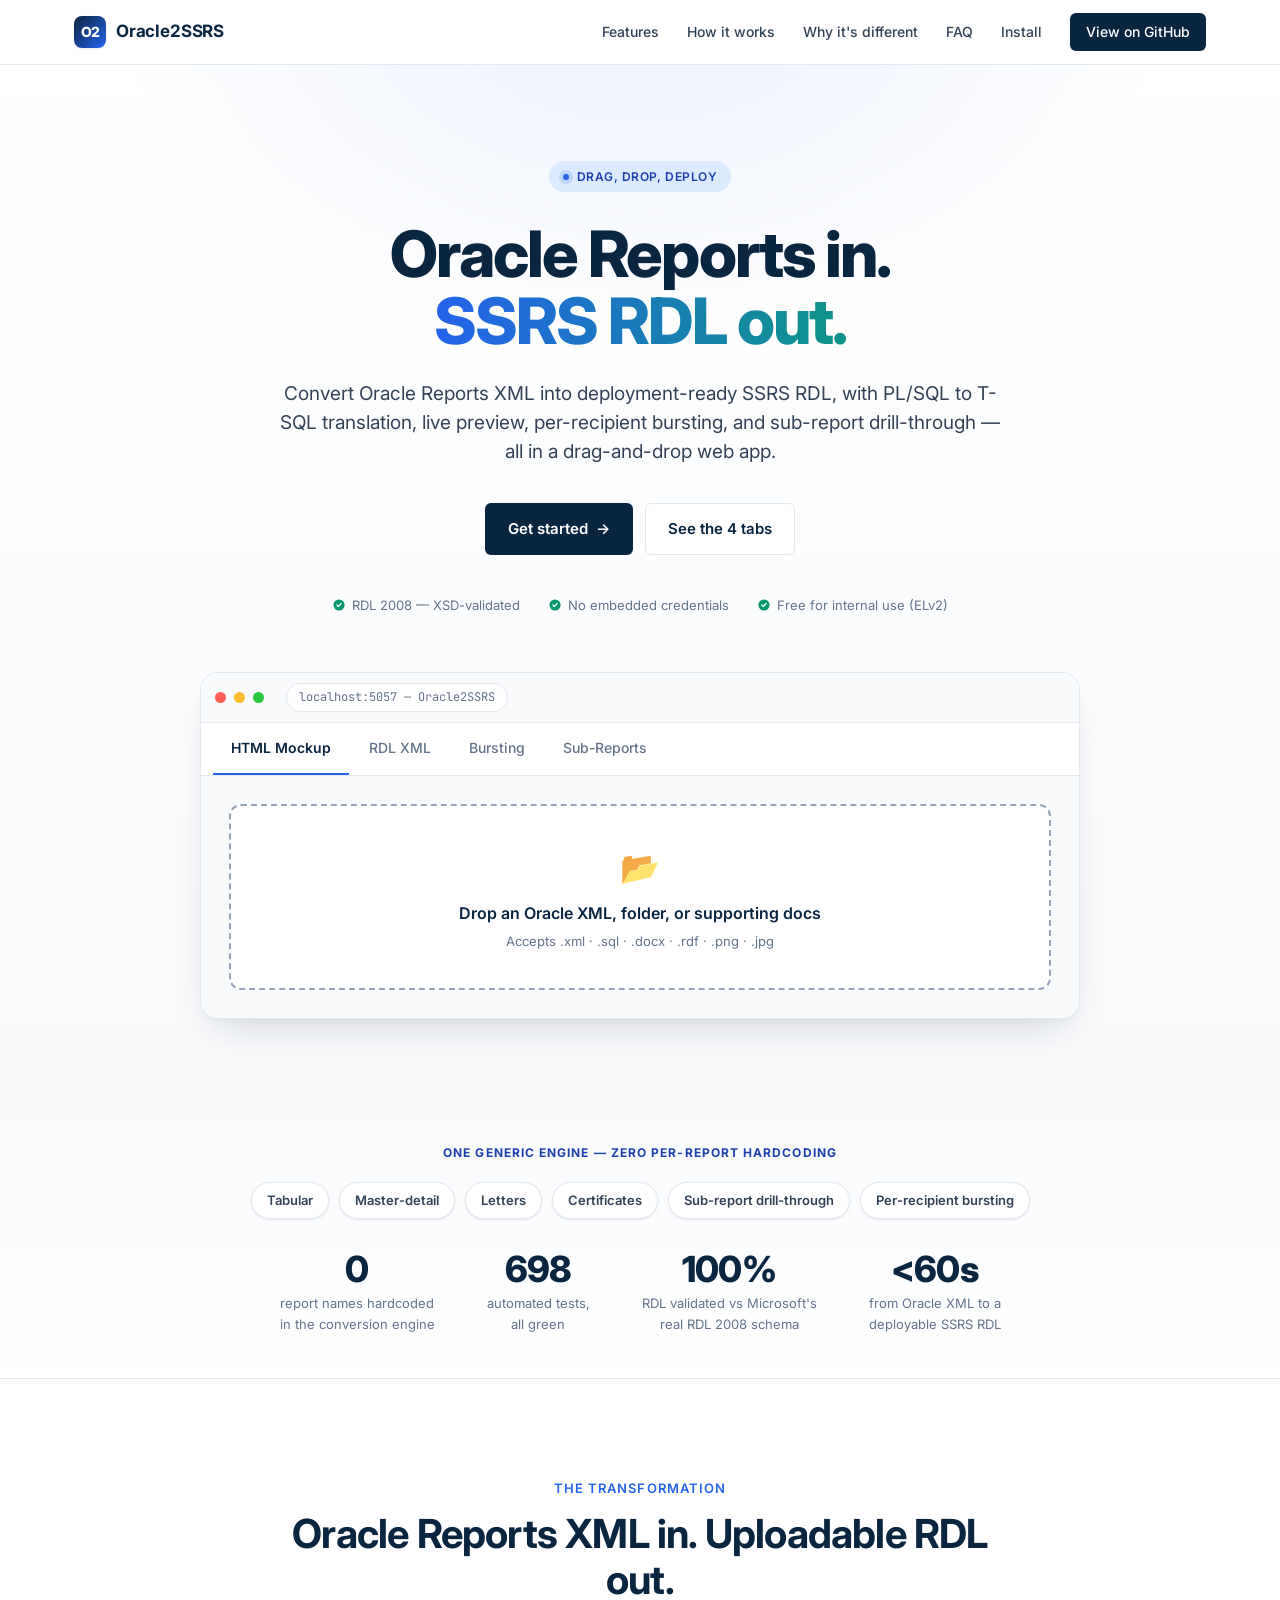
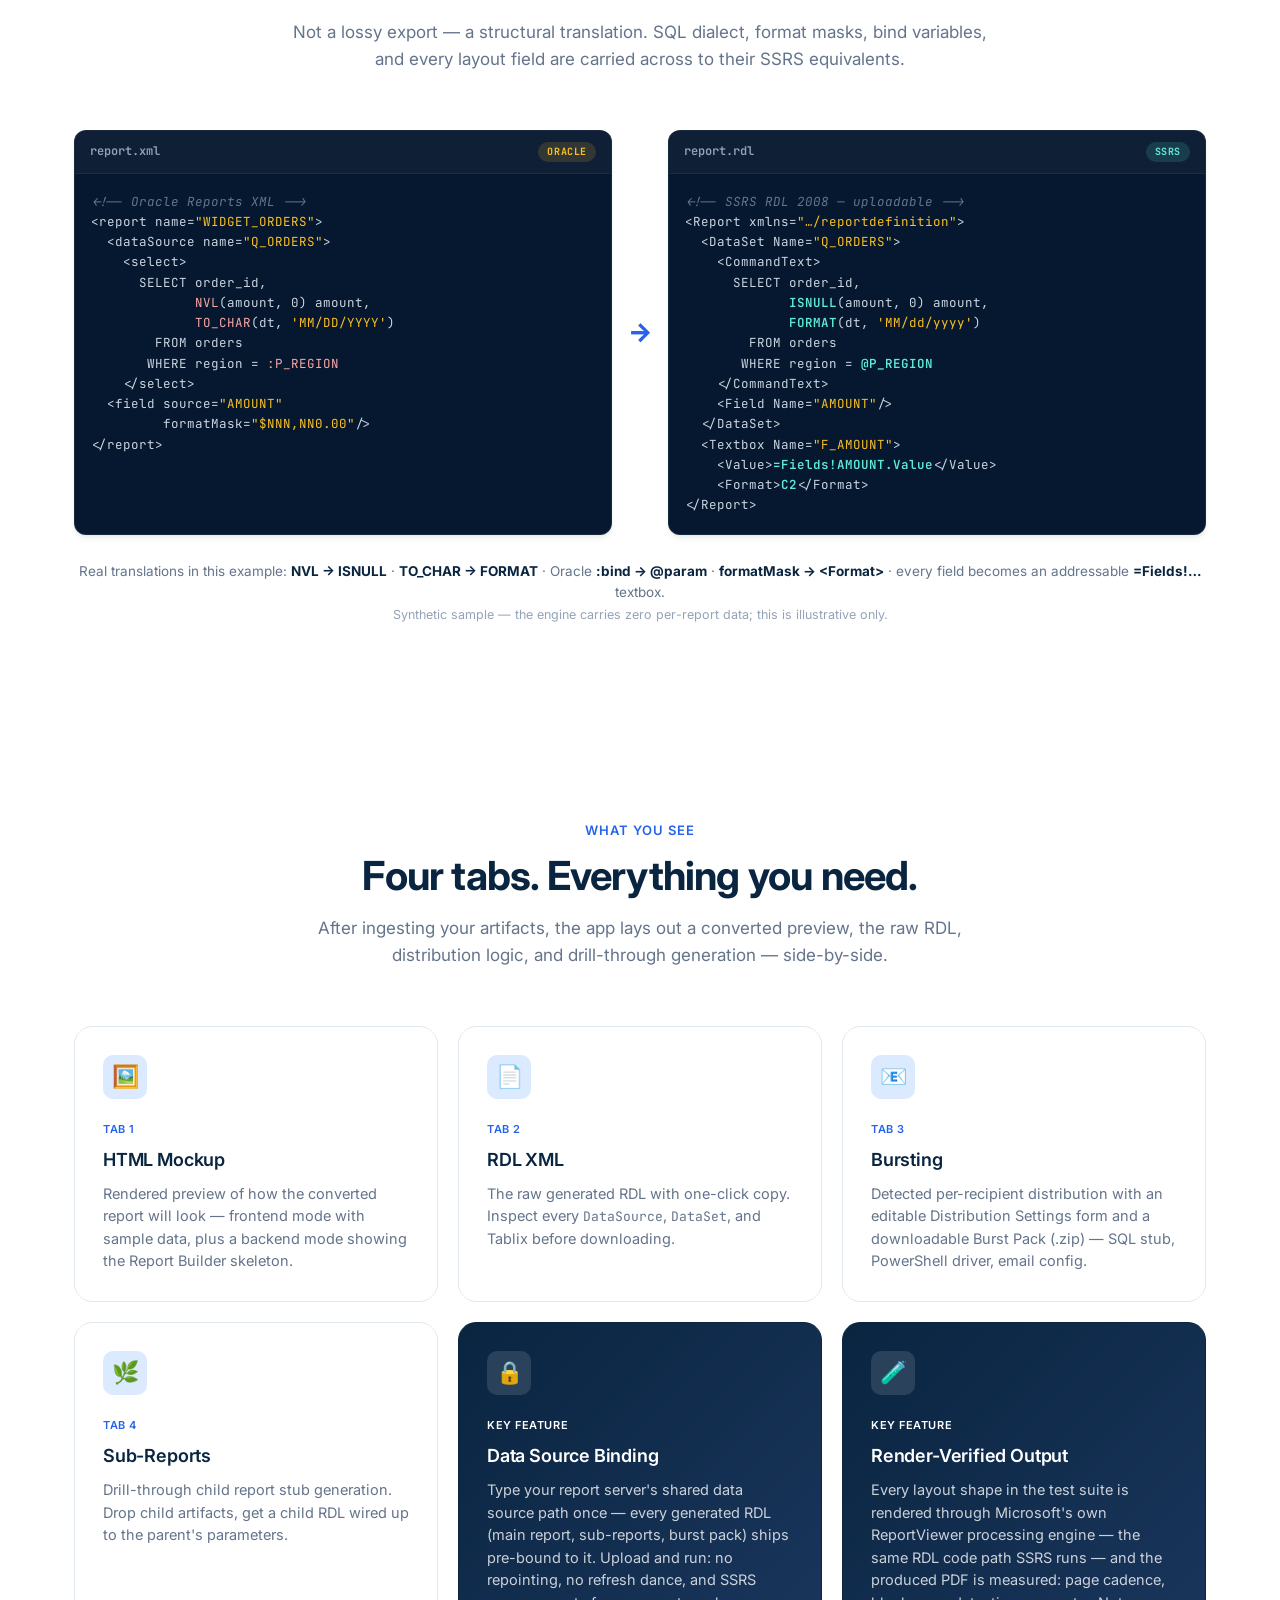
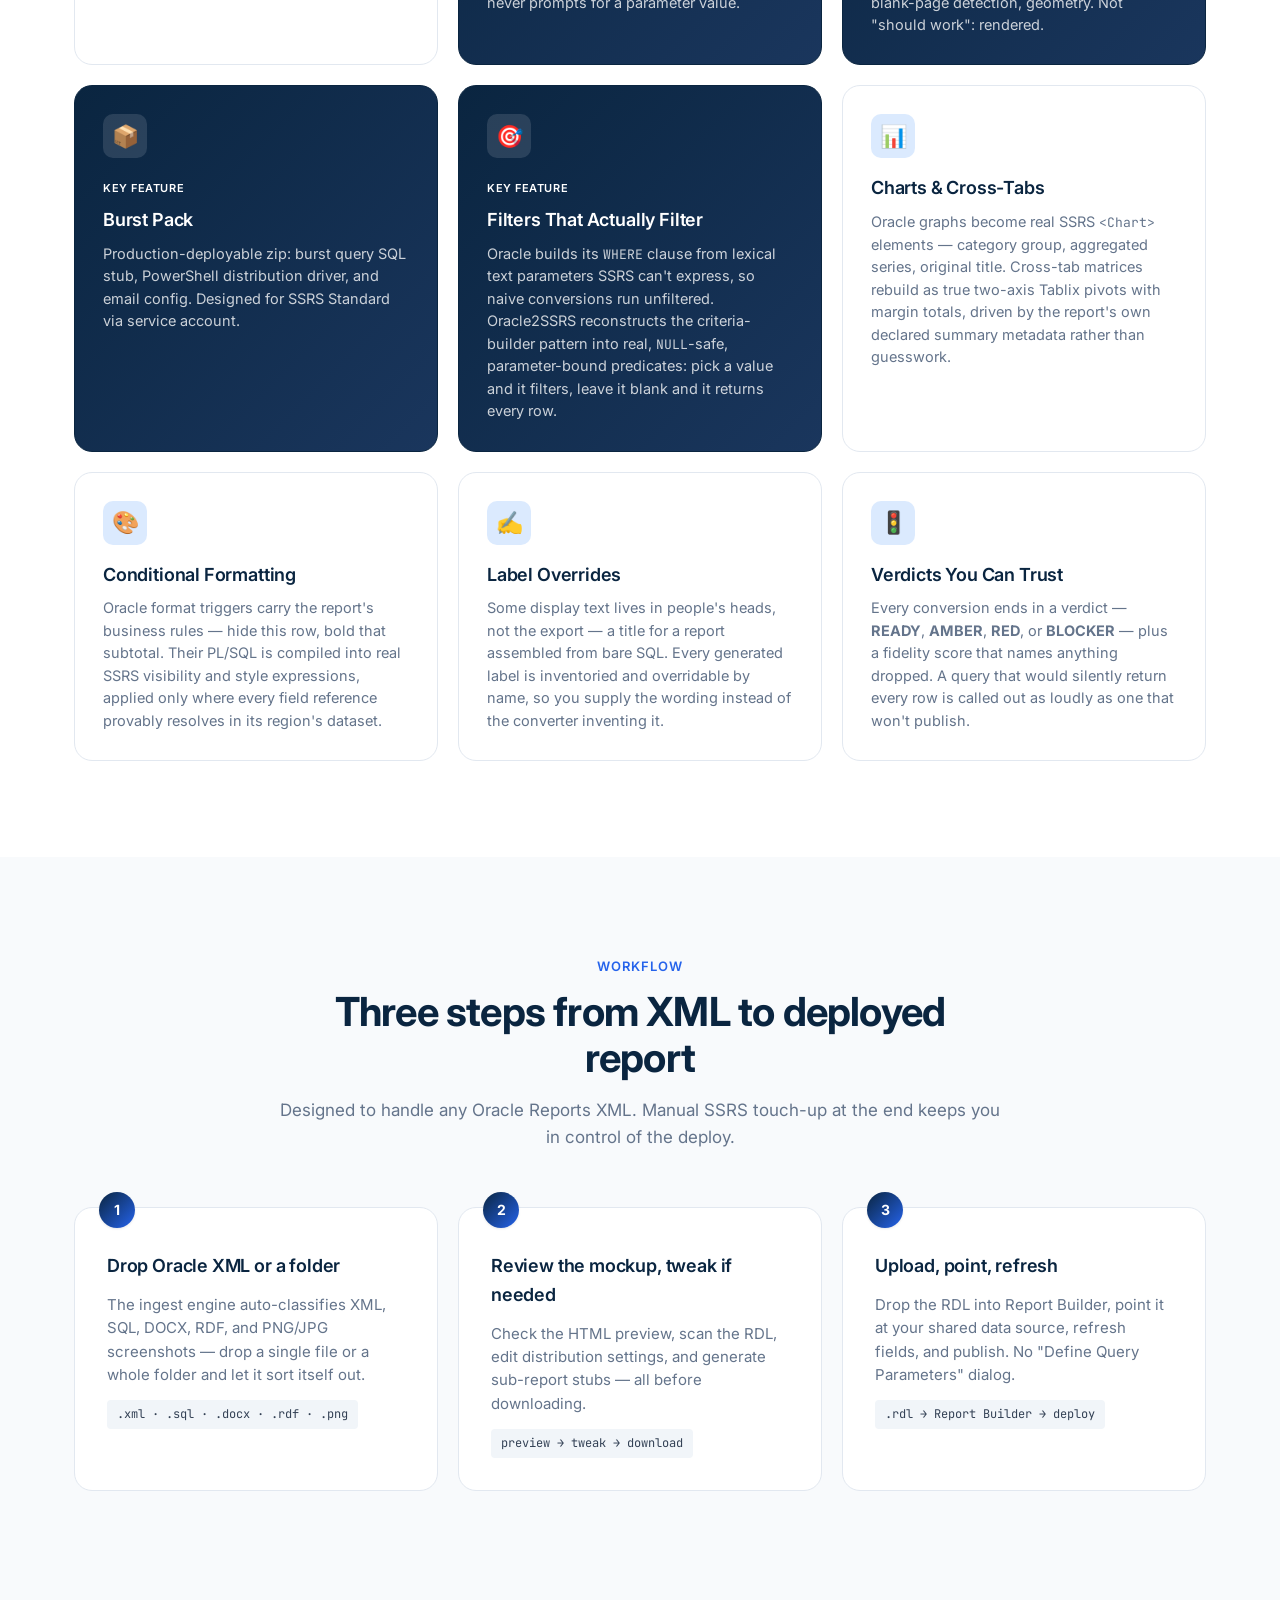
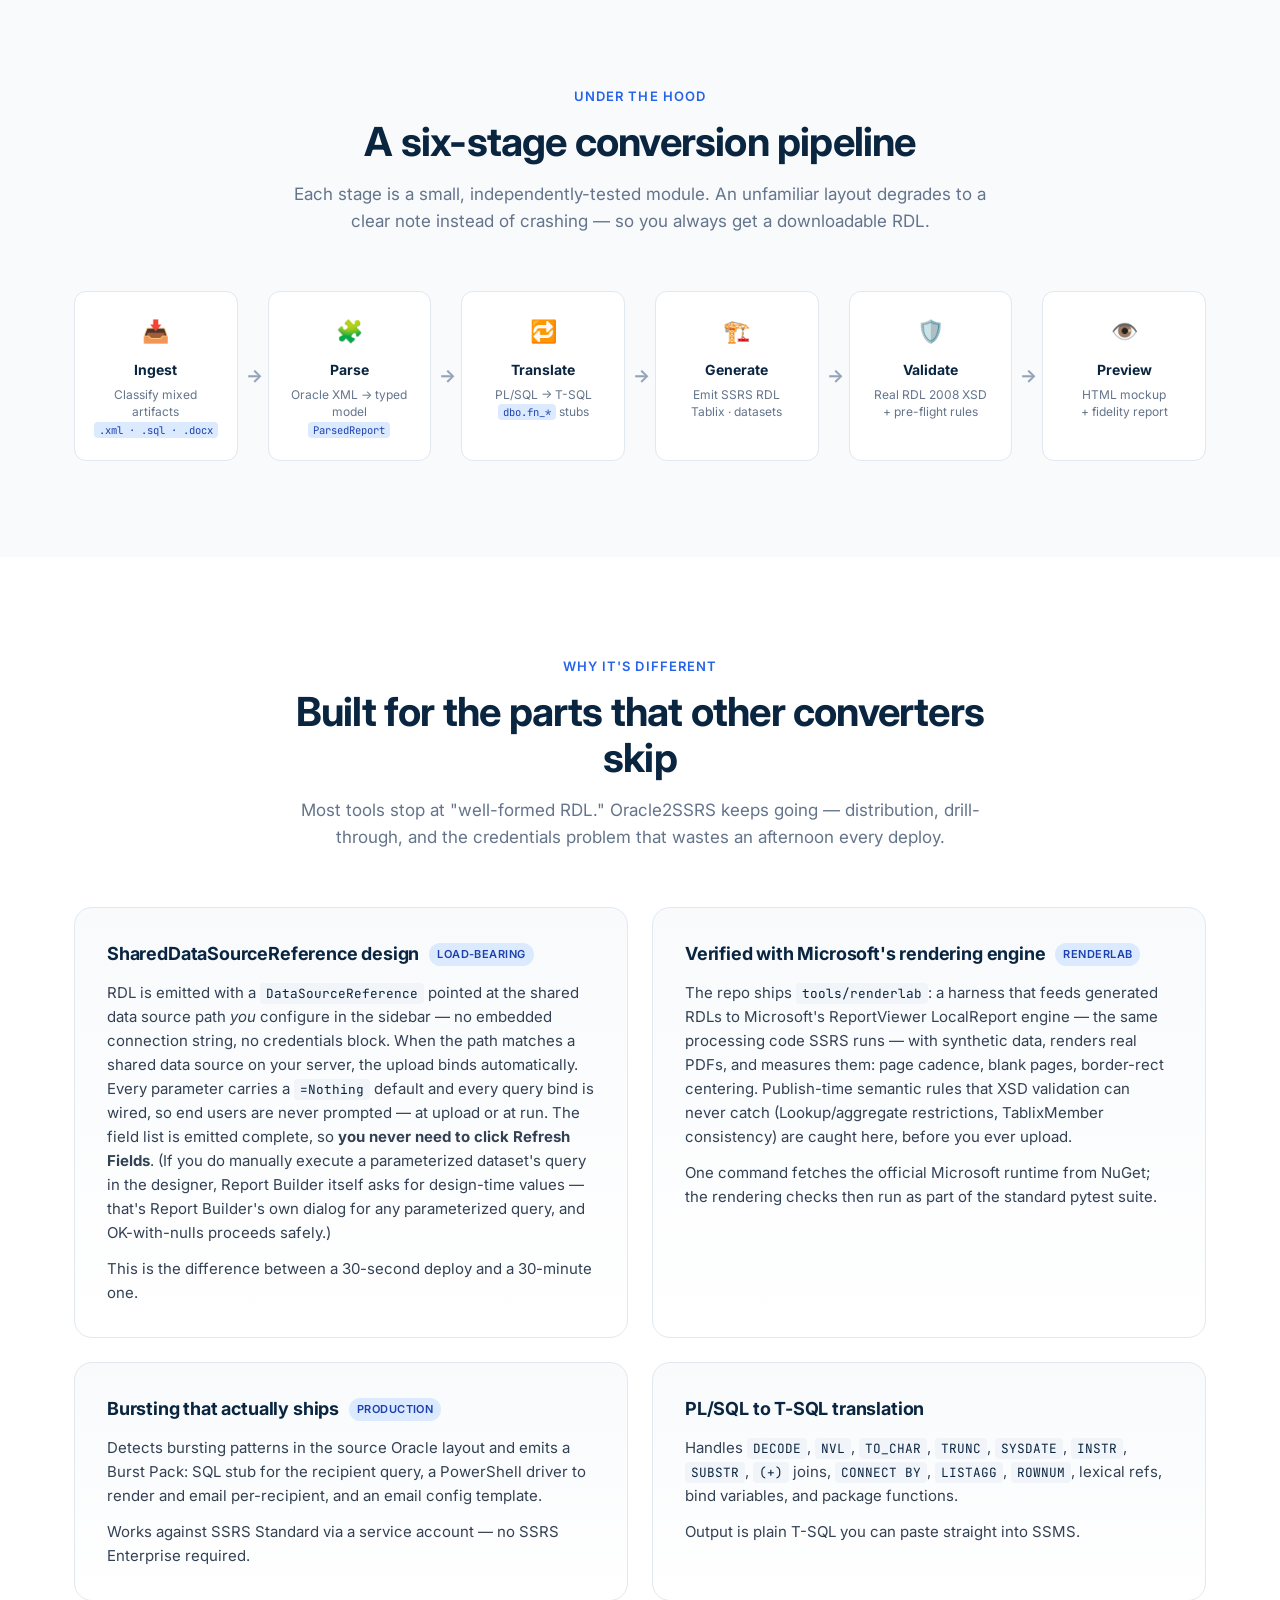
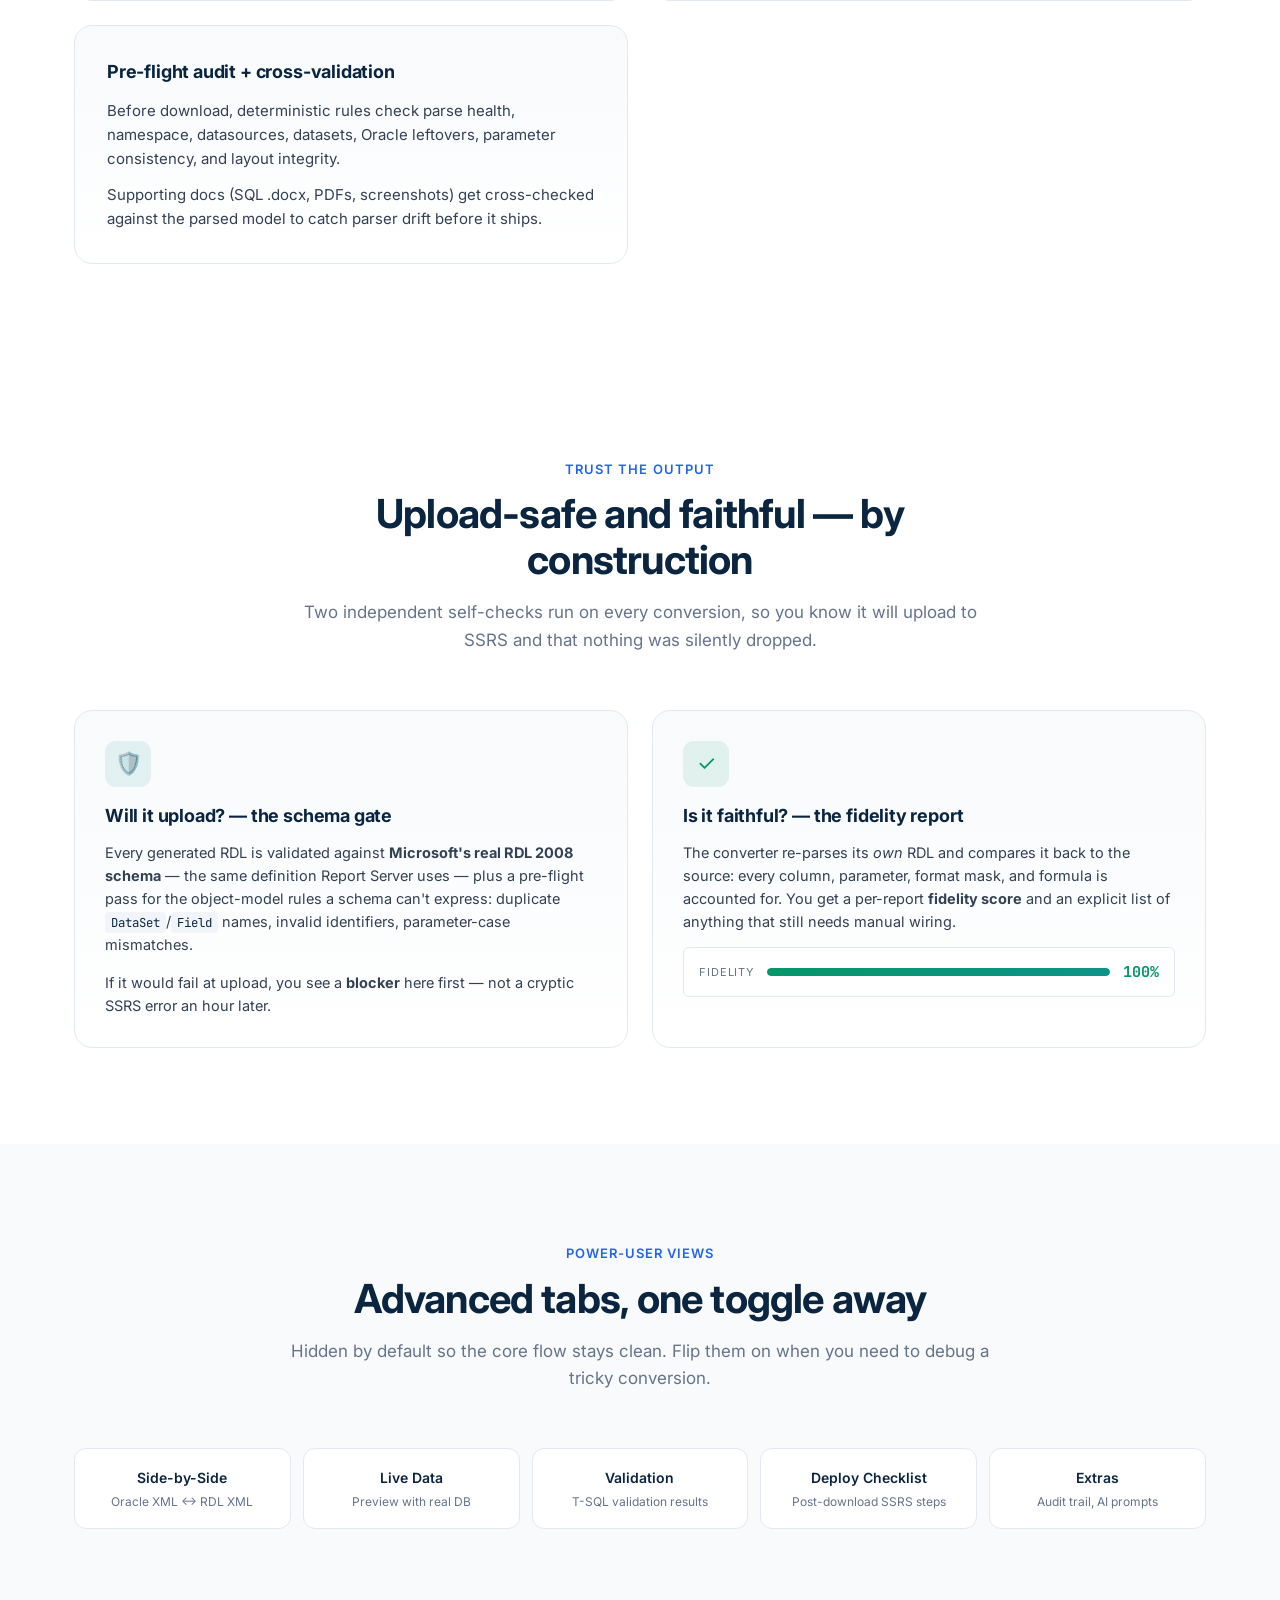
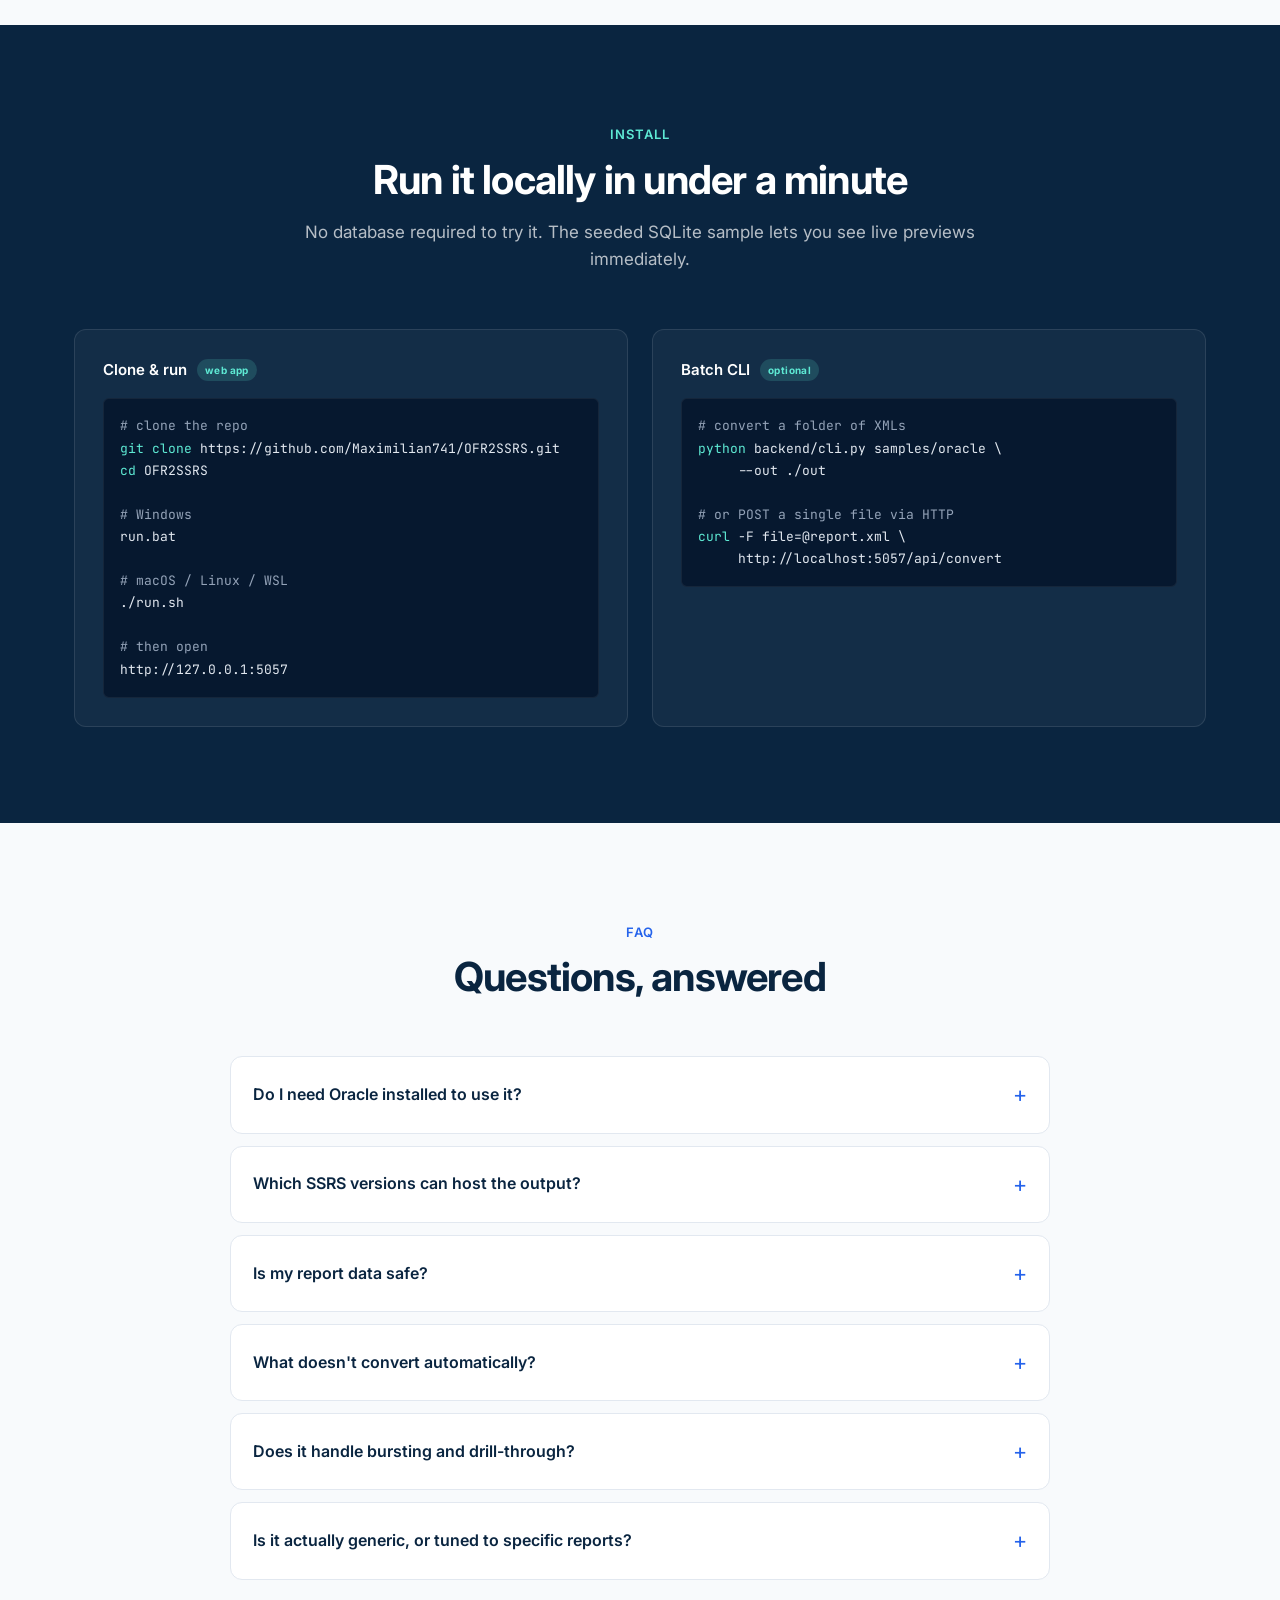
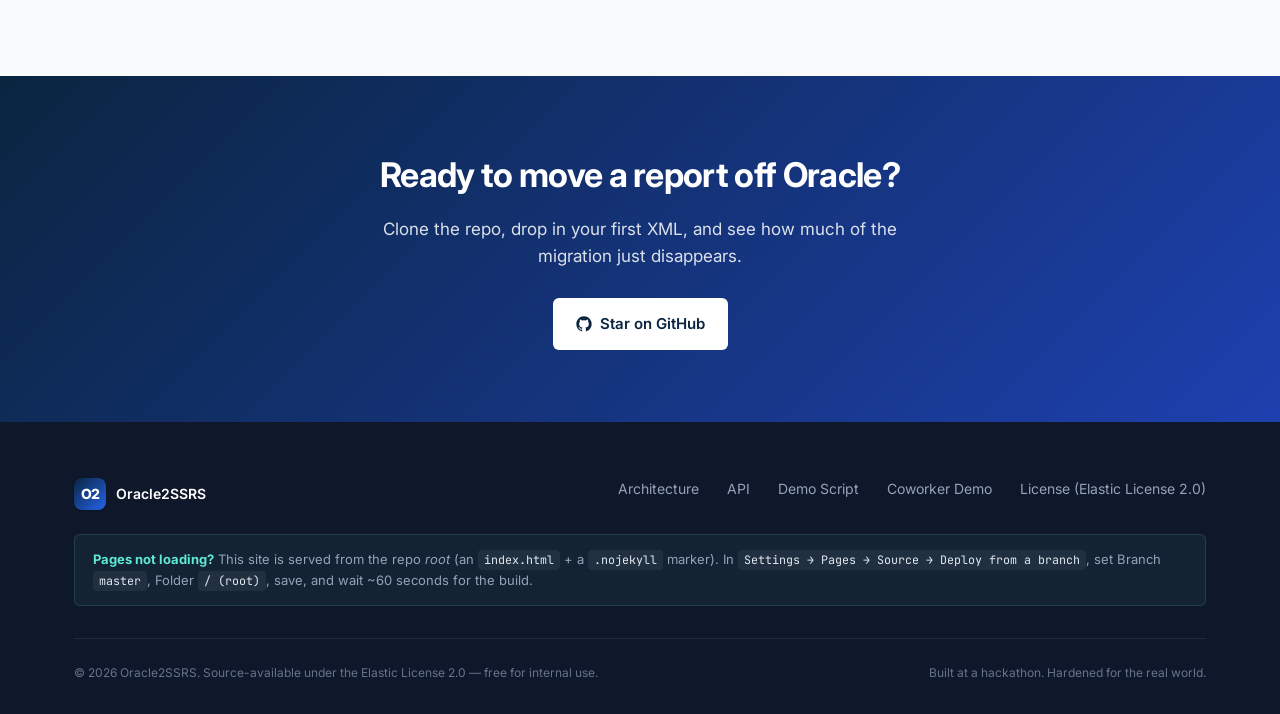
<file: index.html>
<!DOCTYPE html>
<html lang="en">
<head>
<meta charset="UTF-8" />
<meta name="viewport" content="width=device-width, initial-scale=1.0" />
<title>Oracle2SSRS — Drag, drop, deploy</title>
<meta name="description" content="A drag-and-drop web app that converts Oracle Reports XML into deployment-ready SSRS RDL — with PL/SQL to T-SQL translation, live preview, per-recipient bursting, and sub-report drill-through." />
<meta name="theme-color" content="#0a2540" />

<!-- Favicon: emoji as data URI -->
<link rel="icon" href="data:image/svg+xml,%3Csvg xmlns='http://www.w3.org/2000/svg' viewBox='0 0 100 100'%3E%3Ctext y='.9em' font-size='90'%3E%E2%9A%A1%3C/text%3E%3C/svg%3E" />

<!-- Open Graph -->
<meta property="og:title" content="Oracle2SSRS — Drag, drop, deploy" />
<meta property="og:description" content="Convert Oracle Reports XML into deployment-ready SSRS RDL, with PL/SQL to T-SQL translation, live preview, per-recipient bursting, and sub-report drill-through — all in a drag-and-drop web app." />
<meta property="og:type" content="website" />
<meta property="og:image" content="https://raw.githubusercontent.com/Maximilian741/OFR2SSRS/master/docs/screenshots/hero-app-view.png" />
<meta property="og:image:width" content="1440" />
<meta property="og:image:height" content="900" />
<meta name="twitter:card" content="summary_large_image" />
<meta name="twitter:image" content="https://raw.githubusercontent.com/Maximilian741/OFR2SSRS/master/docs/screenshots/hero-app-view.png" />

<link rel="preconnect" href="https://fonts.googleapis.com" />
<link rel="preconnect" href="https://fonts.gstatic.com" crossorigin />
<link href="https://fonts.googleapis.com/css2?family=Inter:wght@400;500;600;700;800&family=JetBrains+Mono:wght@400;500&display=swap" rel="stylesheet" />

<style>
:root {
  --navy:        #0a2540;
  --navy-soft:   #1a365d;
  --ink:         #0f172a;
  --slate-700:   #334155;
  --slate-500:   #64748b;
  --slate-400:   #94a3b8;
  --slate-200:   #e2e8f0;
  --slate-100:   #f1f5f9;
  --slate-50:    #f8fafc;
  --white:       #ffffff;
  --accent:      #2563eb;
  --accent-soft: #dbeafe;
  --accent-dark: #1e40af;
  --teal:        #0d9488;
  --green:       #059669;
  --shadow-sm:   0 1px 2px rgba(15, 23, 42, 0.04), 0 1px 3px rgba(15, 23, 42, 0.06);
  --shadow-md:   0 4px 6px -1px rgba(15, 23, 42, 0.08), 0 2px 4px -2px rgba(15, 23, 42, 0.06);
  --shadow-lg:   0 20px 40px -16px rgba(15, 23, 42, 0.18), 0 4px 12px -6px rgba(15, 23, 42, 0.08);
  --radius-sm:   6px;
  --radius-md:   12px;
  --radius-lg:   18px;
  --container:   1180px;
}

* { box-sizing: border-box; margin: 0; padding: 0; }
html { scroll-behavior: smooth; }
body {
  font-family: 'Inter', -apple-system, BlinkMacSystemFont, sans-serif;
  font-size: 16px;
  line-height: 1.6;
  color: var(--ink);
  background: var(--white);
  -webkit-font-smoothing: antialiased;
  -moz-osx-font-smoothing: grayscale;
}

a { color: var(--accent); text-decoration: none; }
a:hover { color: var(--accent-dark); }

code, pre {
  font-family: 'JetBrains Mono', 'Menlo', 'Consolas', monospace;
  font-size: 0.9em;
}

.container {
  max-width: var(--container);
  margin: 0 auto;
  padding: 0 24px;
}

/* ============== NAV ============== */
.nav {
  position: sticky;
  top: 0;
  z-index: 100;
  background: rgba(255,255,255,0.85);
  backdrop-filter: saturate(180%) blur(14px);
  -webkit-backdrop-filter: saturate(180%) blur(14px);
  border-bottom: 1px solid var(--slate-200);
}
.nav-inner {
  display: flex;
  align-items: center;
  justify-content: space-between;
  height: 64px;
}
.brand {
  display: flex;
  align-items: center;
  gap: 10px;
  font-weight: 700;
  font-size: 17px;
  color: var(--navy);
  letter-spacing: -0.01em;
}
.brand-mark {
  width: 32px;
  height: 32px;
  border-radius: 8px;
  background: linear-gradient(135deg, var(--navy) 0%, var(--accent) 100%);
  display: flex;
  align-items: center;
  justify-content: center;
  color: white;
  font-weight: 800;
  font-size: 14px;
  letter-spacing: -0.5px;
  box-shadow: var(--shadow-sm);
}
.nav-links {
  display: flex;
  align-items: center;
  gap: 28px;
}
.nav-links a {
  color: var(--slate-700);
  font-size: 14px;
  font-weight: 500;
  transition: color 0.15s;
}
.nav-links a:hover { color: var(--navy); }
.nav-cta {
  background: var(--navy);
  color: white !important;
  padding: 8px 16px;
  border-radius: var(--radius-sm);
  font-size: 14px;
  font-weight: 600;
  transition: background 0.15s;
}
.nav-cta:hover { background: var(--navy-soft); color: white !important; }
@media (max-width: 720px) {
  .nav-links a:not(.nav-cta) { display: none; }
}

/* ============== HERO ============== */
.hero {
  position: relative;
  padding: 96px 0 80px;
  background:
    radial-gradient(ellipse 900px 600px at 50% -10%, rgba(37, 99, 235, 0.10), transparent 60%),
    linear-gradient(180deg, var(--white) 0%, var(--slate-50) 100%);
  overflow: hidden;
}
.hero-inner {
  text-align: center;
  max-width: 880px;
  margin: 0 auto;
}
.hero-eyebrow {
  display: inline-flex;
  align-items: center;
  gap: 8px;
  background: var(--accent-soft);
  color: var(--accent-dark);
  padding: 6px 14px;
  border-radius: 999px;
  font-size: 12px;
  font-weight: 600;
  letter-spacing: 0.04em;
  text-transform: uppercase;
  margin-bottom: 28px;
}
.hero-eyebrow-dot {
  width: 6px; height: 6px;
  background: var(--accent);
  border-radius: 50%;
  box-shadow: 0 0 0 4px rgba(37,99,235,0.15);
}
.hero h1 {
  font-size: clamp(40px, 6vw, 64px);
  font-weight: 800;
  line-height: 1.05;
  letter-spacing: -0.03em;
  color: var(--navy);
  margin-bottom: 24px;
}
.hero h1 .grad {
  background: linear-gradient(90deg, var(--accent) 0%, var(--teal) 100%);
  -webkit-background-clip: text;
  background-clip: text;
  color: transparent;
}
.hero-sub {
  font-size: 19px;
  line-height: 1.55;
  color: var(--slate-700);
  margin: 0 auto 36px;
  max-width: 720px;
}
.hero-ctas {
  display: flex;
  gap: 12px;
  justify-content: center;
  flex-wrap: wrap;
  margin-bottom: 40px;
}
.btn {
  display: inline-flex;
  align-items: center;
  gap: 8px;
  padding: 13px 22px;
  border-radius: var(--radius-sm);
  font-size: 15px;
  font-weight: 600;
  transition: all 0.15s;
  cursor: pointer;
  border: 1px solid transparent;
}
.btn-primary {
  background: var(--navy);
  color: white !important;
}
.btn-primary:hover {
  background: var(--navy-soft);
  transform: translateY(-1px);
  box-shadow: var(--shadow-md);
  color: white !important;
}
.btn-secondary {
  background: var(--white);
  color: var(--navy) !important;
  border-color: var(--slate-200);
}
.btn-secondary:hover {
  border-color: var(--slate-400);
  background: var(--slate-50);
}
.hero-meta {
  display: flex;
  gap: 28px;
  justify-content: center;
  flex-wrap: wrap;
  font-size: 13px;
  color: var(--slate-500);
}
.hero-meta-item {
  display: flex;
  align-items: center;
  gap: 6px;
}
.hero-meta-item svg {
  width: 14px;
  height: 14px;
  color: var(--green);
}

/* hero visual: tab preview */
.tab-preview {
  margin-top: 56px;
  background: var(--white);
  border-radius: var(--radius-lg);
  box-shadow: var(--shadow-lg);
  border: 1px solid var(--slate-200);
  overflow: hidden;
}
.tab-chrome {
  background: var(--slate-50);
  border-bottom: 1px solid var(--slate-200);
  padding: 10px 14px;
  display: flex;
  align-items: center;
  gap: 8px;
}
.tab-dot {
  width: 11px; height: 11px;
  border-radius: 50%;
  background: var(--slate-200);
}
.tab-dot.r { background: #ff5f57; }
.tab-dot.y { background: #febc2e; }
.tab-dot.g { background: #28c840; }
.tab-url {
  margin-left: 14px;
  font-family: 'JetBrains Mono', monospace;
  font-size: 12px;
  color: var(--slate-500);
  background: var(--white);
  padding: 4px 12px;
  border-radius: 999px;
  border: 1px solid var(--slate-200);
}
.tab-bar {
  display: flex;
  gap: 2px;
  padding: 0 12px;
  border-bottom: 1px solid var(--slate-200);
  background: var(--white);
  overflow-x: auto;
}
.tab-bar-item {
  padding: 14px 18px;
  font-size: 14px;
  font-weight: 500;
  color: var(--slate-500);
  border-bottom: 2px solid transparent;
  white-space: nowrap;
  transition: color 0.15s;
}
.tab-bar-item.active {
  color: var(--navy);
  border-bottom-color: var(--accent);
  font-weight: 600;
}
.tab-body {
  padding: 28px;
  background: var(--slate-50);
  min-height: 220px;
  display: flex;
  align-items: center;
  justify-content: center;
}
.dropzone {
  width: 100%;
  border: 2px dashed var(--slate-400);
  border-radius: var(--radius-md);
  padding: 36px 24px;
  text-align: center;
  background: var(--white);
}
.dropzone-icon {
  font-size: 32px;
  margin-bottom: 8px;
}
.dropzone-text {
  font-weight: 600;
  color: var(--navy);
  margin-bottom: 4px;
}
.dropzone-sub {
  font-size: 13px;
  color: var(--slate-500);
}

/* ============== SECTION BASE ============== */
section { padding: 96px 0; }
.section-header {
  text-align: center;
  max-width: 720px;
  margin: 0 auto 56px;
}
.section-eyebrow {
  display: inline-block;
  color: var(--accent);
  font-size: 13px;
  font-weight: 600;
  text-transform: uppercase;
  letter-spacing: 0.08em;
  margin-bottom: 12px;
}
.section-title {
  font-size: clamp(28px, 3.5vw, 40px);
  font-weight: 700;
  letter-spacing: -0.02em;
  color: var(--navy);
  margin-bottom: 16px;
  line-height: 1.15;
}
.section-sub {
  font-size: 17px;
  color: var(--slate-500);
  line-height: 1.6;
}

/* ============== TAB FEATURES ============== */
.tabs-section { background: var(--white); }
.feature-grid {
  display: grid;
  grid-template-columns: repeat(3, 1fr);
  gap: 20px;
}
.feature-card {
  padding: 28px;
  border: 1px solid var(--slate-200);
  border-radius: var(--radius-lg);
  background: var(--white);
  transition: all 0.2s;
  position: relative;
}
.feature-card:hover {
  border-color: var(--slate-400);
  transform: translateY(-3px);
  box-shadow: var(--shadow-md);
}
.feature-card.highlight {
  background: linear-gradient(135deg, var(--navy) 0%, var(--navy-soft) 100%);
  border-color: var(--navy);
  color: white;
}
.feature-card.highlight h3,
.feature-card.highlight .feature-tag { color: white; }
.feature-card.highlight p { color: rgba(255,255,255,0.78); }
.feature-card.highlight .feature-icon {
  background: rgba(255,255,255,0.12);
  color: #5eead4;
}
.feature-icon {
  width: 44px; height: 44px;
  border-radius: 10px;
  background: var(--accent-soft);
  color: var(--accent);
  display: flex;
  align-items: center;
  justify-content: center;
  margin-bottom: 16px;
  font-size: 22px;
}
.feature-tag {
  display: inline-block;
  font-size: 11px;
  font-weight: 600;
  letter-spacing: 0.05em;
  text-transform: uppercase;
  color: var(--accent);
  margin-bottom: 8px;
}
.feature-card h3 {
  font-size: 18px;
  font-weight: 600;
  color: var(--navy);
  margin-bottom: 8px;
  letter-spacing: -0.01em;
}
.feature-card p {
  color: var(--slate-500);
  font-size: 14.5px;
  line-height: 1.55;
}
@media (max-width: 920px) { .feature-grid { grid-template-columns: repeat(2, 1fr); } }
@media (max-width: 620px) { .feature-grid { grid-template-columns: 1fr; } }

/* ============== HOW IT WORKS ============== */
.how { background: var(--slate-50); }
.steps {
  display: grid;
  grid-template-columns: repeat(3, 1fr);
  gap: 20px;
}
.step {
  background: var(--white);
  border: 1px solid var(--slate-200);
  border-radius: var(--radius-lg);
  padding: 32px;
  position: relative;
}
.step-num {
  position: absolute;
  top: -16px; left: 24px;
  width: 36px; height: 36px;
  background: linear-gradient(135deg, var(--navy) 0%, var(--accent) 100%);
  color: white;
  font-weight: 700;
  border-radius: 50%;
  display: flex;
  align-items: center;
  justify-content: center;
  font-size: 14px;
  box-shadow: var(--shadow-sm);
}
.step h3 {
  font-size: 18px;
  font-weight: 600;
  color: var(--navy);
  margin: 12px 0 12px;
  letter-spacing: -0.01em;
}
.step p {
  color: var(--slate-500);
  font-size: 15px;
  line-height: 1.55;
  margin-bottom: 14px;
}
.step-tag {
  display: inline-block;
  font-family: 'JetBrains Mono', monospace;
  font-size: 12px;
  background: var(--slate-100);
  color: var(--slate-700);
  padding: 5px 10px;
  border-radius: 4px;
}
@media (max-width: 800px) { .steps { grid-template-columns: 1fr; gap: 28px; } }

/* ============== DIFFERENTIATORS ============== */
.diff { background: var(--white); }
.diff-grid {
  display: grid;
  grid-template-columns: 1fr 1fr;
  gap: 24px;
}
.diff-card {
  padding: 32px;
  border-radius: var(--radius-lg);
  border: 1px solid var(--slate-200);
  background: linear-gradient(180deg, var(--slate-50) 0%, var(--white) 100%);
}
.diff-card h3 {
  display: flex;
  align-items: center;
  gap: 10px;
  font-size: 18px;
  font-weight: 700;
  color: var(--navy);
  margin-bottom: 12px;
  letter-spacing: -0.01em;
}
.diff-badge {
  font-size: 11px;
  font-weight: 600;
  background: var(--accent-soft);
  color: var(--accent-dark);
  padding: 3px 8px;
  border-radius: 999px;
  text-transform: uppercase;
  letter-spacing: 0.04em;
}
.diff-card p {
  color: var(--slate-700);
  font-size: 15px;
  line-height: 1.6;
  margin-bottom: 12px;
}
.diff-card p:last-child { margin-bottom: 0; }
.diff-card code {
  background: var(--slate-100);
  color: var(--navy);
  padding: 2px 6px;
  border-radius: 4px;
  font-size: 0.85em;
}
@media (max-width: 800px) { .diff-grid { grid-template-columns: 1fr; } }

/* ============== ADVANCED LIST ============== */
.advanced { background: var(--slate-50); }
.advanced-list {
  display: grid;
  grid-template-columns: repeat(5, 1fr);
  gap: 12px;
}
.advanced-item {
  padding: 18px 16px;
  background: var(--white);
  border: 1px solid var(--slate-200);
  border-radius: var(--radius-md);
  text-align: center;
  transition: all 0.15s;
}
.advanced-item:hover {
  border-color: var(--accent);
  box-shadow: var(--shadow-sm);
}
.advanced-item-name {
  font-weight: 600;
  font-size: 14px;
  color: var(--navy);
  margin-bottom: 4px;
}
.advanced-item-desc {
  font-size: 12px;
  color: var(--slate-500);
  line-height: 1.4;
}
@media (max-width: 900px) { .advanced-list { grid-template-columns: repeat(3, 1fr); } }
@media (max-width: 540px) { .advanced-list { grid-template-columns: repeat(2, 1fr); } }

/* ============== INSTALL ============== */
.install { background: var(--navy); color: white; }
.install .section-title { color: white; }
.install .section-sub { color: rgba(255,255,255,0.7); }
.install .section-eyebrow { color: #5eead4; }
.install-grid {
  display: grid;
  grid-template-columns: 1fr 1fr;
  gap: 24px;
}
.install-card {
  background: rgba(255,255,255,0.04);
  border: 1px solid rgba(255,255,255,0.1);
  border-radius: var(--radius-md);
  padding: 28px;
}
.install-card h3 {
  display: flex;
  align-items: center;
  gap: 10px;
  font-size: 15px;
  font-weight: 600;
  color: white;
  margin-bottom: 16px;
}
.install-card h3 .badge {
  font-size: 10px;
  font-weight: 700;
  background: rgba(94, 234, 212, 0.16);
  color: #5eead4;
  padding: 3px 8px;
  border-radius: 999px;
  letter-spacing: 0.04em;
}
.install-code {
  background: #06182f;
  border: 1px solid rgba(255,255,255,0.06);
  border-radius: var(--radius-sm);
  padding: 16px;
  color: #e2e8f0;
  font-size: 13px;
  line-height: 1.7;
  overflow-x: auto;
  white-space: pre;
}
.install-code .c { color: #94a3b8; }
.install-code .k { color: #5eead4; }
.install-code .s { color: #fbbf24; }
@media (max-width: 800px) { .install-grid { grid-template-columns: 1fr; } }

/* ============== CTA BAR ============== */
.cta-bar {
  background: linear-gradient(135deg, var(--navy) 0%, var(--accent-dark) 100%);
  color: white;
  padding: 72px 0;
  text-align: center;
}
.cta-bar h2 {
  font-size: clamp(26px, 3vw, 34px);
  font-weight: 700;
  margin-bottom: 14px;
  letter-spacing: -0.02em;
}
.cta-bar p {
  color: rgba(255,255,255,0.85);
  font-size: 17px;
  margin: 0 auto 28px;
  max-width: 560px;
}
.cta-bar .btn-primary {
  background: white;
  color: var(--navy) !important;
}
.cta-bar .btn-primary:hover { background: var(--slate-100); color: var(--navy) !important; }

/* ============== FOOTER ============== */
footer {
  background: var(--ink);
  color: var(--slate-400);
  padding: 56px 0 32px;
  font-size: 14px;
}
.footer-inner {
  display: flex;
  justify-content: space-between;
  align-items: flex-start;
  flex-wrap: wrap;
  gap: 24px;
}
.footer-brand {
  display: flex;
  align-items: center;
  gap: 10px;
  color: white;
  font-weight: 600;
}
.footer-links {
  display: flex;
  gap: 28px;
  flex-wrap: wrap;
}
.footer-links a { color: var(--slate-400); }
.footer-links a:hover { color: white; }
.footer-bottom {
  margin-top: 32px;
  padding-top: 24px;
  border-top: 1px solid rgba(255,255,255,0.08);
  font-size: 12px;
  color: var(--slate-500);
  display: flex;
  justify-content: space-between;
  flex-wrap: wrap;
  gap: 12px;
}
.pages-note {
  background: rgba(94, 234, 212, 0.06);
  border: 1px solid rgba(94, 234, 212, 0.15);
  border-radius: var(--radius-sm);
  padding: 14px 18px;
  margin-top: 24px;
  font-size: 13px;
  color: var(--slate-400);
  line-height: 1.6;
}
.pages-note strong { color: #5eead4; }
.pages-note code {
  background: rgba(255,255,255,0.06);
  color: #e2e8f0;
  padding: 2px 6px;
  border-radius: 4px;
  font-size: 0.9em;
}

/* ============== CODE SHOWCASE (before / after) ============== */
.showcase { background: var(--white); }
.showcase-panes {
  display: grid;
  grid-template-columns: 1fr auto 1fr;
  gap: 16px;
  align-items: stretch;
}
.code-pane {
  background: #06182f;
  border: 1px solid rgba(255,255,255,0.08);
  border-radius: var(--radius-md);
  overflow: hidden;
  box-shadow: var(--shadow-md);
  min-width: 0;
}
.code-pane-head {
  display: flex; align-items: center; gap: 8px;
  padding: 11px 15px;
  background: rgba(255,255,255,0.03);
  border-bottom: 1px solid rgba(255,255,255,0.06);
  font-size: 12px; font-weight: 600;
  color: var(--slate-400);
  font-family: 'JetBrains Mono', monospace;
}
.code-pane-head .pill {
  margin-left: auto;
  font-size: 10px; text-transform: uppercase; letter-spacing: 0.06em;
  padding: 2px 9px; border-radius: 999px; font-weight: 700;
}
.pill-oracle { background: rgba(251,191,36,0.15); color: #fbbf24; }
.pill-rdl { background: rgba(94,234,212,0.15); color: #5eead4; }
.code-pane pre {
  margin: 0; padding: 18px 16px;
  font-size: 12.5px; line-height: 1.62;
  color: #cbd5e1; overflow-x: auto; white-space: pre;
}
.code-pane .c { color: #64748b; font-style: italic; }
.code-pane .s { color: #fbbf24; }
.code-pane .k { color: #5eead4; font-weight: 600; }
.code-pane .d { color: #fca5a5; }
.showcase-arrow {
  display: flex; align-items: center; justify-content: center;
  color: var(--accent); font-size: 26px; font-weight: 800;
}
.showcase-legend {
  text-align: center; margin-top: 26px;
  font-size: 13.5px; color: var(--slate-500);
}
.showcase-legend b { color: var(--navy); }
@media (max-width: 860px) {
  .showcase-panes { grid-template-columns: 1fr; }
  .showcase-arrow { transform: rotate(90deg); padding: 2px 0; }
}

/* ============== PIPELINE ============== */
.pipeline { background: var(--slate-50); }
.pipe-flow { display: flex; flex-wrap: wrap; justify-content: center; }
.pipe-stage {
  flex: 1 1 0; min-width: 132px;
  background: var(--white);
  border: 1px solid var(--slate-200);
  border-radius: var(--radius-md);
  padding: 22px 16px; text-align: center;
  position: relative;
}
.pipe-stage + .pipe-stage { margin-left: 30px; }
.pipe-stage + .pipe-stage::before {
  content: "\2192";
  position: absolute; left: -23px; top: 50%;
  transform: translateY(-50%);
  color: var(--slate-400); font-size: 18px; font-weight: 700;
}
.pipe-ico { font-size: 22px; margin-bottom: 9px; }
.pipe-stage h4 { font-size: 14px; color: var(--navy); margin-bottom: 5px; font-weight: 700; }
.pipe-stage p { font-size: 12px; color: var(--slate-500); line-height: 1.45; }
.pipe-stage code { font-size: 10.5px; color: var(--accent-dark); background: var(--accent-soft); padding: 1px 5px; border-radius: 4px; }
@media (max-width: 760px) {
  .pipe-flow { flex-direction: column; }
  .pipe-stage + .pipe-stage { margin-left: 0; margin-top: 28px; }
  .pipe-stage + .pipe-stage::before { content: "\2193"; left: 50%; top: -22px; transform: translateX(-50%); }
}

/* ============== SAFETY / FIDELITY ============== */
.safety { background: var(--white); }
.safety-grid { display: grid; grid-template-columns: 1fr 1fr; gap: 24px; }
.safety-card {
  border: 1px solid var(--slate-200);
  border-radius: var(--radius-lg);
  padding: 30px;
  background: linear-gradient(180deg, var(--slate-50), var(--white));
}
.safety-card .ico {
  width: 46px; height: 46px; border-radius: 11px;
  display: flex; align-items: center; justify-content: center;
  font-size: 22px; margin-bottom: 15px;
}
.ico-green { background: rgba(5,150,105,0.1); color: var(--green); }
.ico-teal { background: rgba(13,148,136,0.1); color: var(--teal); }
.safety-card h3 { font-size: 18px; color: var(--navy); margin-bottom: 10px; font-weight: 700; letter-spacing: -0.01em; }
.safety-card p { color: var(--slate-700); font-size: 14.5px; line-height: 1.6; margin-bottom: 14px; }
.safety-card p:last-child { margin-bottom: 0; }
.safety-card code { background: var(--slate-100); color: var(--navy); padding: 2px 6px; border-radius: 4px; font-size: 0.85em; }
.fidelity-meter {
  display: flex; align-items: center; gap: 13px;
  background: var(--white); border: 1px solid var(--slate-200);
  border-radius: var(--radius-sm); padding: 12px 15px; margin-top: 4px;
}
.fidelity-meter .bar { flex: 1; height: 8px; border-radius: 999px; background: var(--slate-100); overflow: hidden; }
.fidelity-meter .bar > span { display: block; height: 100%; width: 100%; background: linear-gradient(90deg, var(--green), var(--teal)); border-radius: 999px; }
.fidelity-meter b { font-family: 'JetBrains Mono', monospace; color: var(--green); font-size: 15px; }
@media (max-width: 800px) { .safety-grid { grid-template-columns: 1fr; } }

/* ============== FAQ ============== */
.faq { background: var(--slate-50); }
.faq-list { max-width: 820px; margin: 0 auto; display: flex; flex-direction: column; gap: 12px; }
.faq-item {
  background: var(--white); border: 1px solid var(--slate-200);
  border-radius: var(--radius-md); padding: 2px 22px;
}
.faq-item summary {
  cursor: pointer; padding: 18px 0; font-weight: 600;
  color: var(--navy); font-size: 16px; list-style: none;
  display: flex; justify-content: space-between; align-items: center; gap: 16px;
}
.faq-item summary::-webkit-details-marker { display: none; }
.faq-item summary::after { content: "+"; color: var(--accent); font-size: 22px; font-weight: 400; flex-shrink: 0; }
.faq-item[open] summary::after { content: "\2212"; }
.faq-item p { color: var(--slate-700); font-size: 14.5px; line-height: 1.6; padding: 0 0 20px; margin: 0; }
.faq-item p code { background: var(--slate-100); color: var(--navy); padding: 2px 6px; border-radius: 4px; font-size: 0.86em; }
</style>
</head>
<body>

<!-- ============== NAV ============== -->
<nav class="nav">
  <div class="container nav-inner">
    <div class="brand">
      <div class="brand-mark">O2</div>
      Oracle2SSRS
    </div>
    <div class="nav-links">
      <a href="#tabs">Features</a>
      <a href="#how">How it works</a>
      <a href="#why">Why it's different</a>
      <a href="#faq">FAQ</a>
      <a href="#install">Install</a>
      <a href="https://github.com/Maximilian741/OFR2SSRS" class="nav-cta" target="_blank" rel="noopener">View on GitHub</a>
    </div>
  </div>
</nav>

<!-- ============== HERO ============== -->
<section class="hero">
  <div class="container">
    <div class="hero-inner">
      <div class="hero-eyebrow">
        <span class="hero-eyebrow-dot"></span>
        Drag, drop, deploy
      </div>
      <h1>Oracle Reports in.<br /><span class="grad">SSRS RDL out.</span></h1>
      <p class="hero-sub">
        Convert Oracle Reports XML into deployment-ready SSRS RDL, with PL/SQL to T-SQL translation, live preview, per-recipient bursting, and sub-report drill-through — all in a drag-and-drop web app.
      </p>
      <div class="hero-ctas">
        <a href="#install" class="btn btn-primary">
          Get started
          <span aria-hidden="true">→</span>
        </a>
        <a href="#tabs" class="btn btn-secondary">See the 4 tabs</a>
      </div>
      <div class="hero-meta">
        <span class="hero-meta-item">
          <svg viewBox="0 0 20 20" fill="currentColor"><path fill-rule="evenodd" d="M10 18a8 8 0 100-16 8 8 0 000 16zm3.707-9.293a1 1 0 00-1.414-1.414L9 10.586 7.707 9.293a1 1 0 00-1.414 1.414l2 2a1 1 0 001.414 0l4-4z" clip-rule="evenodd"/></svg>
          RDL 2008 — XSD-validated
        </span>
        <span class="hero-meta-item">
          <svg viewBox="0 0 20 20" fill="currentColor"><path fill-rule="evenodd" d="M10 18a8 8 0 100-16 8 8 0 000 16zm3.707-9.293a1 1 0 00-1.414-1.414L9 10.586 7.707 9.293a1 1 0 00-1.414 1.414l2 2a1 1 0 001.414 0l4-4z" clip-rule="evenodd"/></svg>
          No embedded credentials
        </span>
        <span class="hero-meta-item">
          <svg viewBox="0 0 20 20" fill="currentColor"><path fill-rule="evenodd" d="M10 18a8 8 0 100-16 8 8 0 000 16zm3.707-9.293a1 1 0 00-1.414-1.414L9 10.586 7.707 9.293a1 1 0 00-1.414 1.414l2 2a1 1 0 001.414 0l4-4z" clip-rule="evenodd"/></svg>
          Free for internal use (ELv2)
        </span>
      </div>

      <!-- Tab preview mockup -->
      <div class="tab-preview" aria-hidden="true">
        <div class="tab-chrome">
          <span class="tab-dot r"></span>
          <span class="tab-dot y"></span>
          <span class="tab-dot g"></span>
          <span class="tab-url">localhost:5057 — Oracle2SSRS</span>
        </div>
        <div class="tab-bar">
          <div class="tab-bar-item active">HTML Mockup</div>
          <div class="tab-bar-item">RDL XML</div>
          <div class="tab-bar-item">Bursting</div>
          <div class="tab-bar-item">Sub-Reports</div>
        </div>
        <div class="tab-body">
          <div class="dropzone">
            <div class="dropzone-icon">📂</div>
            <div class="dropzone-text">Drop an Oracle XML, folder, or supporting docs</div>
            <div class="dropzone-sub">Accepts .xml · .sql · .docx · .rdf · .png · .jpg</div>
          </div>
        </div>
      </div>

    </div>
  </div>
</section>

<!-- ============== PROOF STRIP ============== -->
<section style="padding:44px 0; border-bottom:1px solid var(--slate-200); background:linear-gradient(180deg, var(--slate-50), var(--white));">
  <div class="container">
    <p style="text-align:center; font-size:12px; font-weight:700; letter-spacing:0.09em; text-transform:uppercase; color:var(--accent-dark); margin:0 0 20px;">One generic engine — zero per-report hardcoding</p>
    <div style="display:flex; flex-wrap:wrap; gap:10px; justify-content:center; margin-bottom:32px;">
      <span style="display:inline-block; padding:7px 15px; border-radius:999px; background:var(--white); border:1px solid var(--slate-200); font-size:13px; font-weight:600; color:var(--slate-700); box-shadow:var(--shadow-sm);">Tabular</span>
      <span style="display:inline-block; padding:7px 15px; border-radius:999px; background:var(--white); border:1px solid var(--slate-200); font-size:13px; font-weight:600; color:var(--slate-700); box-shadow:var(--shadow-sm);">Master-detail</span>
      <span style="display:inline-block; padding:7px 15px; border-radius:999px; background:var(--white); border:1px solid var(--slate-200); font-size:13px; font-weight:600; color:var(--slate-700); box-shadow:var(--shadow-sm);">Letters</span>
      <span style="display:inline-block; padding:7px 15px; border-radius:999px; background:var(--white); border:1px solid var(--slate-200); font-size:13px; font-weight:600; color:var(--slate-700); box-shadow:var(--shadow-sm);">Certificates</span>
      <span style="display:inline-block; padding:7px 15px; border-radius:999px; background:var(--white); border:1px solid var(--slate-200); font-size:13px; font-weight:600; color:var(--slate-700); box-shadow:var(--shadow-sm);">Sub-report drill-through</span>
      <span style="display:inline-block; padding:7px 15px; border-radius:999px; background:var(--white); border:1px solid var(--slate-200); font-size:13px; font-weight:600; color:var(--slate-700); box-shadow:var(--shadow-sm);">Per-recipient bursting</span>
    </div>
    <div style="display:flex; flex-wrap:wrap; gap:44px 52px; justify-content:center; text-align:center;">
      <div>
        <div style="font-size:36px; font-weight:800; color:var(--navy); letter-spacing:-0.02em; line-height:1;">0</div>
        <div style="font-size:13px; color:var(--slate-500); margin-top:6px;">report names hardcoded<br/>in the conversion engine</div>
      </div>
      <div>
        <div style="font-size:36px; font-weight:800; color:var(--navy); letter-spacing:-0.02em; line-height:1;">698</div>
        <div style="font-size:13px; color:var(--slate-500); margin-top:6px;">automated tests,<br/>all green</div>
      </div>
      <div>
        <div style="font-size:36px; font-weight:800; color:var(--navy); letter-spacing:-0.02em; line-height:1;">100%</div>
        <div style="font-size:13px; color:var(--slate-500); margin-top:6px;">RDL validated vs Microsoft's<br/>real RDL 2008 schema</div>
      </div>
      <div>
        <div style="font-size:36px; font-weight:800; color:var(--navy); letter-spacing:-0.02em; line-height:1;">&lt;60s</div>
        <div style="font-size:13px; color:var(--slate-500); margin-top:6px;">from Oracle XML to a<br/>deployable SSRS RDL</div>
      </div>
    </div>
  </div>
</section>

<!-- ============== CODE SHOWCASE (before / after) ============== -->
<section class="showcase" id="showcase">
  <div class="container">
    <div class="section-header">
      <span class="section-eyebrow">The transformation</span>
      <h2 class="section-title">Oracle Reports XML in. Uploadable RDL out.</h2>
      <p class="section-sub">Not a lossy export — a structural translation. SQL dialect, format masks, bind variables, and every layout field are carried across to their SSRS equivalents.</p>
    </div>
    <div class="showcase-panes">
      <div class="code-pane">
        <div class="code-pane-head">report.xml <span class="pill pill-oracle">Oracle</span></div>
<pre><span class="c">&lt;!-- Oracle Reports XML --&gt;</span>
&lt;report name=<span class="s">"WIDGET_ORDERS"</span>&gt;
  &lt;dataSource name=<span class="s">"Q_ORDERS"</span>&gt;
    &lt;select&gt;
      SELECT order_id,
             <span class="d">NVL</span>(amount, 0) amount,
             <span class="d">TO_CHAR</span>(dt, <span class="s">'MM/DD/YYYY'</span>)
        FROM orders
       WHERE region = <span class="d">:P_REGION</span>
    &lt;/select&gt;
  &lt;field source=<span class="s">"AMOUNT"</span>
         formatMask=<span class="s">"$NNN,NN0.00"</span>/&gt;
&lt;/report&gt;</pre>
      </div>
      <div class="showcase-arrow" aria-hidden="true">&rarr;</div>
      <div class="code-pane">
        <div class="code-pane-head">report.rdl <span class="pill pill-rdl">SSRS</span></div>
<pre><span class="c">&lt;!-- SSRS RDL 2008 — uploadable --&gt;</span>
&lt;Report xmlns=<span class="s">"…/reportdefinition"</span>&gt;
  &lt;DataSet Name=<span class="s">"Q_ORDERS"</span>&gt;
    &lt;CommandText&gt;
      SELECT order_id,
             <span class="k">ISNULL</span>(amount, 0) amount,
             <span class="k">FORMAT</span>(dt, <span class="s">'MM/dd/yyyy'</span>)
        FROM orders
       WHERE region = <span class="k">@P_REGION</span>
    &lt;/CommandText&gt;
    &lt;Field Name=<span class="s">"AMOUNT"</span>/&gt;
  &lt;/DataSet&gt;
  &lt;Textbox Name=<span class="s">"F_AMOUNT"</span>&gt;
    &lt;Value&gt;<span class="k">=Fields!AMOUNT.Value</span>&lt;/Value&gt;
    &lt;Format&gt;<span class="k">C2</span>&lt;/Format&gt;
&lt;/Report&gt;</pre>
      </div>
    </div>
    <p class="showcase-legend">Real translations in this example: <b>NVL&nbsp;&rarr;&nbsp;ISNULL</b> · <b>TO_CHAR&nbsp;&rarr;&nbsp;FORMAT</b> · Oracle <b>:bind&nbsp;&rarr;&nbsp;@param</b> · <b>formatMask&nbsp;&rarr;&nbsp;&lt;Format&gt;</b> · every field becomes an addressable <b>=Fields!…</b> textbox.<br/><span style="color:var(--slate-400);font-size:12.5px;">Synthetic sample — the engine carries zero per-report data; this is illustrative only.</span></p>
  </div>
</section>

<!-- ============== TAB FEATURES ============== -->
<section class="tabs-section" id="tabs">
  <div class="container">
    <div class="section-header">
      <span class="section-eyebrow">What you see</span>
      <h2 class="section-title">Four tabs. Everything you need.</h2>
      <p class="section-sub">After ingesting your artifacts, the app lays out a converted preview, the raw RDL, distribution logic, and drill-through generation — side-by-side.</p>
    </div>

    <div class="feature-grid">
      <div class="feature-card">
        <div class="feature-icon" aria-hidden="true">🖼️</div>
        <span class="feature-tag">Tab 1</span>
        <h3>HTML Mockup</h3>
        <p>Rendered preview of how the converted report will look — frontend mode with sample data, plus a backend mode showing the Report Builder skeleton.</p>
      </div>
      <div class="feature-card">
        <div class="feature-icon" aria-hidden="true">📄</div>
        <span class="feature-tag">Tab 2</span>
        <h3>RDL XML</h3>
        <p>The raw generated RDL with one-click copy. Inspect every <code>DataSource</code>, <code>DataSet</code>, and Tablix before downloading.</p>
      </div>
      <div class="feature-card">
        <div class="feature-icon" aria-hidden="true">📧</div>
        <span class="feature-tag">Tab 3</span>
        <h3>Bursting</h3>
        <p>Detected per-recipient distribution with an editable Distribution Settings form and a downloadable Burst Pack (.zip) — SQL stub, PowerShell driver, email config.</p>
      </div>
      <div class="feature-card">
        <div class="feature-icon" aria-hidden="true">🌿</div>
        <span class="feature-tag">Tab 4</span>
        <h3>Sub-Reports</h3>
        <p>Drill-through child report stub generation. Drop child artifacts, get a child RDL wired up to the parent's parameters.</p>
      </div>
      <div class="feature-card highlight">
        <div class="feature-icon" aria-hidden="true">🔒</div>
        <span class="feature-tag">Key feature</span>
        <h3>Data Source Binding</h3>
        <p>Type your report server's shared data source path once — every generated RDL (main report, sub-reports, burst pack) ships pre-bound to it. Upload and run: no repointing, no refresh dance, and SSRS never prompts for a parameter value.</p>
      </div>
      <div class="feature-card highlight">
        <div class="feature-icon" aria-hidden="true">🧪</div>
        <span class="feature-tag">Key feature</span>
        <h3>Render-Verified Output</h3>
        <p>Every layout shape in the test suite is rendered through Microsoft's own ReportViewer processing engine — the same RDL code path SSRS runs — and the produced PDF is measured: page cadence, blank-page detection, geometry. Not "should work": rendered.</p>
      </div>
      <div class="feature-card highlight">
        <div class="feature-icon" aria-hidden="true">📦</div>
        <span class="feature-tag">Key feature</span>
        <h3>Burst Pack</h3>
        <p>Production-deployable zip: burst query SQL stub, PowerShell distribution driver, and email config. Designed for SSRS Standard via service account.</p>
      </div>
      <div class="feature-card highlight">
        <div class="feature-icon" aria-hidden="true">🎯</div>
        <span class="feature-tag">Key feature</span>
        <h3>Filters That Actually Filter</h3>
        <p>Oracle builds its <code>WHERE</code> clause from lexical text parameters SSRS can't express, so naive conversions run unfiltered. Oracle2SSRS reconstructs the criteria-builder pattern into real, <code>NULL</code>-safe, parameter-bound predicates: pick a value and it filters, leave it blank and it returns every row.</p>
      </div>
      <div class="feature-card">
        <div class="feature-icon" aria-hidden="true">📊</div>
        <h3>Charts &amp; Cross-Tabs</h3>
        <p>Oracle graphs become real SSRS <code>&lt;Chart&gt;</code> elements — category group, aggregated series, original title. Cross-tab matrices rebuild as true two-axis Tablix pivots with margin totals, driven by the report's own declared summary metadata rather than guesswork.</p>
      </div>
      <div class="feature-card">
        <div class="feature-icon" aria-hidden="true">🎨</div>
        <h3>Conditional Formatting</h3>
        <p>Oracle format triggers carry the report's business rules — hide this row, bold that subtotal. Their PL/SQL is compiled into real SSRS visibility and style expressions, applied only where every field reference provably resolves in its region's dataset.</p>
      </div>
      <div class="feature-card">
        <div class="feature-icon" aria-hidden="true">✍️</div>
        <h3>Label Overrides</h3>
        <p>Some display text lives in people's heads, not the export — a title for a report assembled from bare SQL. Every generated label is inventoried and overridable by name, so you supply the wording instead of the converter inventing it.</p>
      </div>
      <div class="feature-card">
        <div class="feature-icon" aria-hidden="true">🚦</div>
        <h3>Verdicts You Can Trust</h3>
        <p>Every conversion ends in a verdict — <strong>READY</strong>, <strong>AMBER</strong>, <strong>RED</strong>, or <strong>BLOCKER</strong> — plus a fidelity score that names anything dropped. A query that would silently return every row is called out as loudly as one that won't publish.</p>
      </div>
    </div>
  </div>
</section>

<!-- ============== HOW IT WORKS ============== -->
<section class="how" id="how">
  <div class="container">
    <div class="section-header">
      <span class="section-eyebrow">Workflow</span>
      <h2 class="section-title">Three steps from XML to deployed report</h2>
      <p class="section-sub">Designed to handle any Oracle Reports XML. Manual SSRS touch-up at the end keeps you in control of the deploy.</p>
    </div>

    <div class="steps">
      <div class="step">
        <div class="step-num">1</div>
        <h3>Drop Oracle XML or a folder</h3>
        <p>The ingest engine auto-classifies XML, SQL, DOCX, RDF, and PNG/JPG screenshots — drop a single file or a whole folder and let it sort itself out.</p>
        <span class="step-tag">.xml · .sql · .docx · .rdf · .png</span>
      </div>
      <div class="step">
        <div class="step-num">2</div>
        <h3>Review the mockup, tweak if needed</h3>
        <p>Check the HTML preview, scan the RDL, edit distribution settings, and generate sub-report stubs — all before downloading.</p>
        <span class="step-tag">preview → tweak → download</span>
      </div>
      <div class="step">
        <div class="step-num">3</div>
        <h3>Upload, point, refresh</h3>
        <p>Drop the RDL into Report Builder, point it at your shared data source, refresh fields, and publish. No "Define Query Parameters" dialog.</p>
        <span class="step-tag">.rdl → Report Builder → deploy</span>
      </div>
    </div>
  </div>
</section>

<!-- ============== PIPELINE ============== -->
<section class="pipeline" id="pipeline">
  <div class="container">
    <div class="section-header">
      <span class="section-eyebrow">Under the hood</span>
      <h2 class="section-title">A six-stage conversion pipeline</h2>
      <p class="section-sub">Each stage is a small, independently-tested module. An unfamiliar layout degrades to a clear note instead of crashing — so you always get a downloadable RDL.</p>
    </div>
    <div class="pipe-flow">
      <div class="pipe-stage"><div class="pipe-ico" aria-hidden="true">📥</div><h4>Ingest</h4><p>Classify mixed artifacts<br/><code>.xml · .sql · .docx</code></p></div>
      <div class="pipe-stage"><div class="pipe-ico" aria-hidden="true">🧩</div><h4>Parse</h4><p>Oracle XML → typed model<br/><code>ParsedReport</code></p></div>
      <div class="pipe-stage"><div class="pipe-ico" aria-hidden="true">🔁</div><h4>Translate</h4><p>PL/SQL → T-SQL<br/><code>dbo.fn_*</code> stubs</p></div>
      <div class="pipe-stage"><div class="pipe-ico" aria-hidden="true">🏗️</div><h4>Generate</h4><p>Emit SSRS RDL<br/>Tablix · datasets</p></div>
      <div class="pipe-stage"><div class="pipe-ico" aria-hidden="true">🛡️</div><h4>Validate</h4><p>Real RDL 2008 XSD<br/>+ pre-flight rules</p></div>
      <div class="pipe-stage"><div class="pipe-ico" aria-hidden="true">👁️</div><h4>Preview</h4><p>HTML mockup<br/>+ fidelity report</p></div>
    </div>
  </div>
</section>

<!-- ============== WHY DIFFERENT ============== -->
<section class="diff" id="why">
  <div class="container">
    <div class="section-header">
      <span class="section-eyebrow">Why it's different</span>
      <h2 class="section-title">Built for the parts that other converters skip</h2>
      <p class="section-sub">Most tools stop at "well-formed RDL." Oracle2SSRS keeps going — distribution, drill-through, and the credentials problem that wastes an afternoon every deploy.</p>
    </div>

    <div class="diff-grid">
      <div class="diff-card">
        <h3>SharedDataSourceReference design <span class="diff-badge">load-bearing</span></h3>
        <p>RDL is emitted with a <code>DataSourceReference</code> pointed at the shared data source path <em>you</em> configure in the sidebar — no embedded connection string, no credentials block. When the path matches a shared data source on your server, the upload binds automatically. Every parameter carries a <code>=Nothing</code> default and every query bind is wired, so end users are never prompted — at upload or at run. The field list is emitted complete, so <b>you never need to click Refresh Fields</b>. (If you do manually execute a parameterized dataset's query in the designer, Report Builder itself asks for design-time values — that's Report Builder's own dialog for any parameterized query, and OK-with-nulls proceeds safely.)</p>
        <p>This is the difference between a 30-second deploy and a 30-minute one.</p>
      </div>
      <div class="diff-card">
        <h3>Verified with Microsoft's rendering engine <span class="diff-badge">RenderLab</span></h3>
        <p>The repo ships <code>tools/renderlab</code>: a harness that feeds generated RDLs to Microsoft's ReportViewer LocalReport engine — the same processing code SSRS runs — with synthetic data, renders real PDFs, and measures them: page cadence, blank pages, border-rect centering. Publish-time semantic rules that XSD validation can never catch (Lookup/aggregate restrictions, TablixMember consistency) are caught here, before you ever upload.</p>
        <p>One command fetches the official Microsoft runtime from NuGet; the rendering checks then run as part of the standard pytest suite.</p>
      </div>
      <div class="diff-card">
        <h3>Bursting that actually ships <span class="diff-badge">production</span></h3>
        <p>Detects bursting patterns in the source Oracle layout and emits a Burst Pack: SQL stub for the recipient query, a PowerShell driver to render and email per-recipient, and an email config template.</p>
        <p>Works against SSRS Standard via a service account — no SSRS Enterprise required.</p>
      </div>
      <div class="diff-card">
        <h3>PL/SQL to T-SQL translation</h3>
        <p>Handles <code>DECODE</code>, <code>NVL</code>, <code>TO_CHAR</code>, <code>TRUNC</code>, <code>SYSDATE</code>, <code>INSTR</code>, <code>SUBSTR</code>, <code>(+)</code> joins, <code>CONNECT BY</code>, <code>LISTAGG</code>, <code>ROWNUM</code>, lexical refs, bind variables, and package functions.</p>
        <p>Output is plain T-SQL you can paste straight into SSMS.</p>
      </div>
      <div class="diff-card">
        <h3>Pre-flight audit + cross-validation</h3>
        <p>Before download, deterministic rules check parse health, namespace, datasources, datasets, Oracle leftovers, parameter consistency, and layout integrity.</p>
        <p>Supporting docs (SQL .docx, PDFs, screenshots) get cross-checked against the parsed model to catch parser drift before it ships.</p>
      </div>
    </div>
  </div>
</section>

<!-- ============== SAFETY / FIDELITY ============== -->
<section class="safety" id="safety">
  <div class="container">
    <div class="section-header">
      <span class="section-eyebrow">Trust the output</span>
      <h2 class="section-title">Upload-safe and faithful — by construction</h2>
      <p class="section-sub">Two independent self-checks run on every conversion, so you know it will upload to SSRS and that nothing was silently dropped.</p>
    </div>
    <div class="safety-grid">
      <div class="safety-card">
        <div class="ico ico-teal" aria-hidden="true">🛡️</div>
        <h3>Will it upload? — the schema gate</h3>
        <p>Every generated RDL is validated against <b>Microsoft's real RDL 2008 schema</b> — the same definition Report Server uses — plus a pre-flight pass for the object-model rules a schema can't express: duplicate <code>DataSet</code>/<code>Field</code> names, invalid identifiers, parameter-case mismatches.</p>
        <p>If it would fail at upload, you see a <b>blocker</b> here first — not a cryptic SSRS error an hour later.</p>
      </div>
      <div class="safety-card">
        <div class="ico ico-green" aria-hidden="true">✓</div>
        <h3>Is it faithful? — the fidelity report</h3>
        <p>The converter re-parses its <em>own</em> RDL and compares it back to the source: every column, parameter, format mask, and formula is accounted for. You get a per-report <b>fidelity score</b> and an explicit list of anything that still needs manual wiring.</p>
        <div class="fidelity-meter">
          <span style="font-size:11px;text-transform:uppercase;letter-spacing:0.08em;color:var(--slate-500);">Fidelity</span>
          <span class="bar"><span></span></span>
          <b>100%</b>
        </div>
      </div>
    </div>
  </div>
</section>

<!-- ============== ADVANCED VIEWS ============== -->
<section class="advanced">
  <div class="container">
    <div class="section-header">
      <span class="section-eyebrow">Power-user views</span>
      <h2 class="section-title">Advanced tabs, one toggle away</h2>
      <p class="section-sub">Hidden by default so the core flow stays clean. Flip them on when you need to debug a tricky conversion.</p>
    </div>

    <div class="advanced-list">
      <div class="advanced-item">
        <div class="advanced-item-name">Side-by-Side</div>
        <div class="advanced-item-desc">Oracle XML ↔ RDL XML</div>
      </div>
      <div class="advanced-item">
        <div class="advanced-item-name">Live Data</div>
        <div class="advanced-item-desc">Preview with real DB</div>
      </div>
      <div class="advanced-item">
        <div class="advanced-item-name">Validation</div>
        <div class="advanced-item-desc">T-SQL validation results</div>
      </div>
      <div class="advanced-item">
        <div class="advanced-item-name">Deploy Checklist</div>
        <div class="advanced-item-desc">Post-download SSRS steps</div>
      </div>
      <div class="advanced-item">
        <div class="advanced-item-name">Extras</div>
        <div class="advanced-item-desc">Audit trail, AI prompts</div>
      </div>
    </div>
  </div>
</section>

<!-- ============== INSTALL ============== -->
<section class="install" id="install">
  <div class="container">
    <div class="section-header">
      <span class="section-eyebrow">Install</span>
      <h2 class="section-title">Run it locally in under a minute</h2>
      <p class="section-sub">No database required to try it. The seeded SQLite sample lets you see live previews immediately.</p>
    </div>

    <div class="install-grid">
      <div class="install-card">
        <h3>
          Clone &amp; run
          <span class="badge">web app</span>
        </h3>
<pre class="install-code"><span class="c"># clone the repo</span>
<span class="k">git clone</span> https://github.com/Maximilian741/OFR2SSRS.git
<span class="k">cd</span> OFR2SSRS

<span class="c"># Windows</span>
run.bat

<span class="c"># macOS / Linux / WSL</span>
./run.sh

<span class="c"># then open</span>
http://127.0.0.1:5057</pre>
      </div>

      <div class="install-card">
        <h3>
          Batch CLI
          <span class="badge">optional</span>
        </h3>
<pre class="install-code"><span class="c"># convert a folder of XMLs</span>
<span class="k">python</span> backend/cli.py samples/oracle \
     --out ./out

<span class="c"># or POST a single file via HTTP</span>
<span class="k">curl</span> -F file=@report.xml \
     http://localhost:5057/api/convert</pre>
      </div>
    </div>
  </div>
</section>

<!-- ============== FAQ ============== -->
<section class="faq" id="faq">
  <div class="container">
    <div class="section-header">
      <span class="section-eyebrow">FAQ</span>
      <h2 class="section-title">Questions, answered</h2>
    </div>
    <div class="faq-list">
      <details class="faq-item"><summary>Do I need Oracle installed to use it?</summary><p>No. It works from the <b>exported Oracle Reports XML</b> (or <code>.rdf</code> / <code>.sql</code>) — no Oracle client, database connection, or license required. Drop the file in and go.</p></details>
      <details class="faq-item"><summary>Which SSRS versions can host the output?</summary><p>The generated RDL targets the <b>RDL 2008 schema</b>, which uploads to SQL Server Reporting Services 2008 R2 through 2016 / 2017 / 2019 / 2022, plus Power BI Report Server. Newer servers host the 2008 definition without complaint.</p></details>
      <details class="faq-item"><summary>Is my report data safe?</summary><p>Yes. The app runs <b>entirely on your machine</b> (a local Flask server) — nothing is sent anywhere. And the project itself ships <b>zero real report data</b>: every fixture and sample is synthetic.</p></details>
      <details class="faq-item"><summary>What doesn't convert automatically?</summary><p>Oracle PL/SQL formula bodies (<code>CF_</code> / <code>CP_</code>) become <b>wireable placeholders</b>, and package functions get <code>dbo.fn_*</code> T-SQL stubs to finish at deploy time. You're never guessing what's left — the <b>fidelity report</b> lists each item explicitly.</p></details>
      <details class="faq-item"><summary>Does it handle bursting and drill-through?</summary><p>Both. Per-recipient distribution is detected and packaged as a downloadable <b>Burst Pack</b> (recipient SQL, a PowerShell driver, email config). Drill-through child reports are detected and generated as wired-up child RDL stubs.</p></details>
      <details class="faq-item"><summary>Is it actually generic, or tuned to specific reports?</summary><p>Generic. <b>No report names are hardcoded</b> in the conversion engine — a standing test fails if any sneak in. Output is driven entirely by the parsed structure and layout geometry, never a per-report lookup table.</p></details>
    </div>
  </div>
</section>

<!-- ============== CTA BAR ============== -->
<div class="cta-bar">
  <div class="container">
    <h2>Ready to move a report off Oracle?</h2>
    <p>Clone the repo, drop in your first XML, and see how much of the migration just disappears.</p>
    <a href="https://github.com/Maximilian741/OFR2SSRS" class="btn btn-primary" target="_blank" rel="noopener">
      <svg viewBox="0 0 24 24" width="16" height="16" fill="currentColor"><path d="M12 .5C5.65.5.5 5.65.5 12c0 5.08 3.29 9.39 7.86 10.91.57.1.78-.25.78-.55v-2c-3.2.7-3.87-1.37-3.87-1.37-.52-1.32-1.27-1.67-1.27-1.67-1.04-.71.08-.7.08-.7 1.15.08 1.76 1.18 1.76 1.18 1.02 1.76 2.69 1.25 3.34.95.1-.74.4-1.25.73-1.54-2.55-.29-5.24-1.27-5.24-5.66 0-1.25.45-2.27 1.18-3.07-.12-.29-.51-1.46.11-3.04 0 0 .96-.31 3.15 1.17a10.95 10.95 0 0 1 5.74 0c2.18-1.48 3.14-1.17 3.14-1.17.62 1.58.23 2.75.11 3.04.74.8 1.18 1.82 1.18 3.07 0 4.4-2.69 5.36-5.25 5.65.41.36.78 1.06.78 2.13v3.16c0 .31.21.66.79.55C20.21 21.39 23.5 17.08 23.5 12 23.5 5.65 18.35.5 12 .5z"/></svg>
      Star on GitHub
    </a>
  </div>
</div>

<!-- ============== FOOTER ============== -->
<footer>
  <div class="container">
    <div class="footer-inner">
      <div class="footer-brand">
        <div class="brand-mark">O2</div>
        Oracle2SSRS
      </div>
      <div class="footer-links">
        <!-- Pages serves .md raw, so link to the repo blob view for rendered docs -->
        <a href="https://github.com/Maximilian741/OFR2SSRS/blob/master/docs/ARCHITECTURE.md" target="_blank" rel="noopener">Architecture</a>
        <a href="https://github.com/Maximilian741/OFR2SSRS/blob/master/docs/API.md" target="_blank" rel="noopener">API</a>
        <a href="https://github.com/Maximilian741/OFR2SSRS/blob/master/docs/DEMO_SCRIPT.md" target="_blank" rel="noopener">Demo Script</a>
        <a href="https://github.com/Maximilian741/OFR2SSRS/blob/master/docs/COWORKER_DEMO.md" target="_blank" rel="noopener">Coworker Demo</a>
        <a href="https://github.com/Maximilian741/OFR2SSRS/blob/master/LICENSE" target="_blank" rel="noopener">License (Elastic License 2.0)</a>
      </div>
    </div>

    <div class="pages-note">
      <strong>Pages not loading?</strong> This site is served from the repo <em>root</em> (an <code>index.html</code> + a <code>.nojekyll</code> marker). In
      <code>Settings → Pages → Source → Deploy from a branch</code>, set Branch <code>master</code>, Folder <code>/ (root)</code>, save, and wait ~60 seconds for the build.
    </div>

    <div class="footer-bottom">
      <span>© 2026 Oracle2SSRS. Source-available under the Elastic License 2.0 — free for internal use.</span>
      <span>Built at a hackathon. Hardened for the real world.</span>
    </div>
  </div>
</footer>

</body>
</html>
</file>
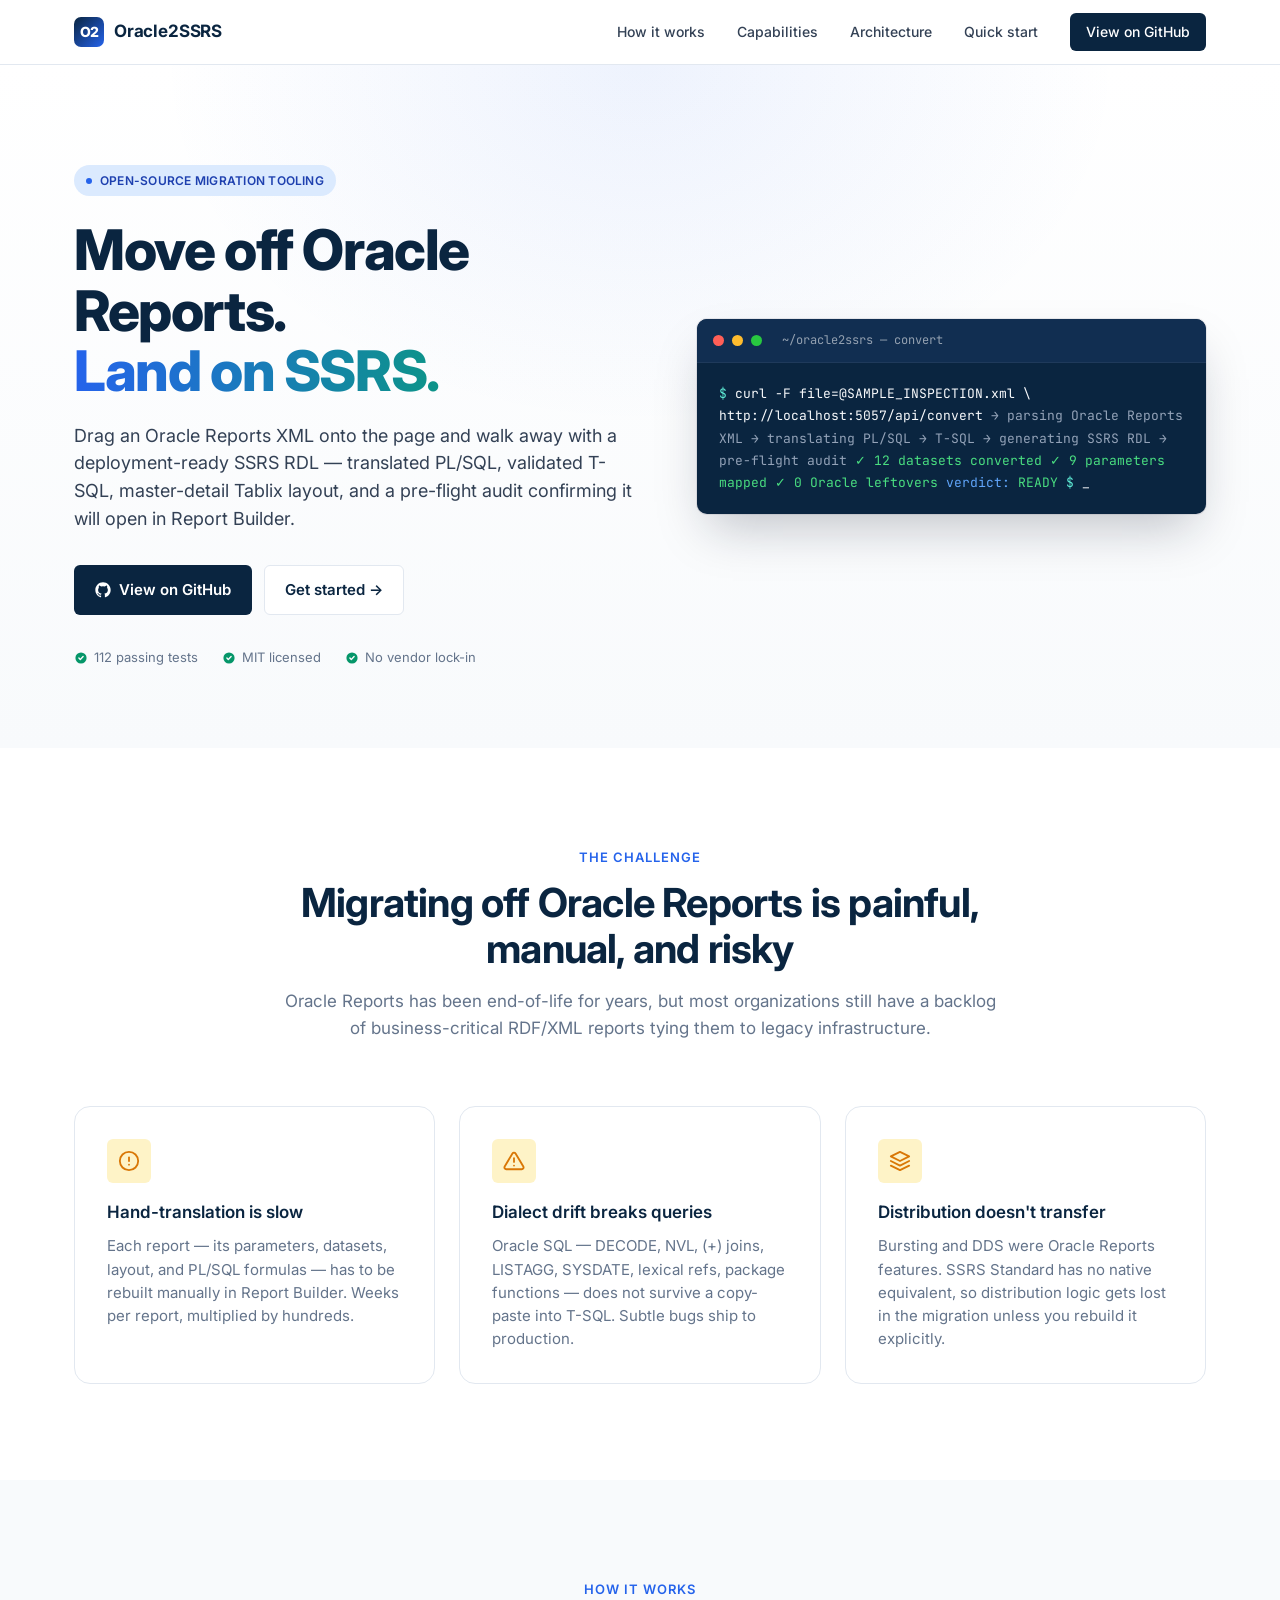
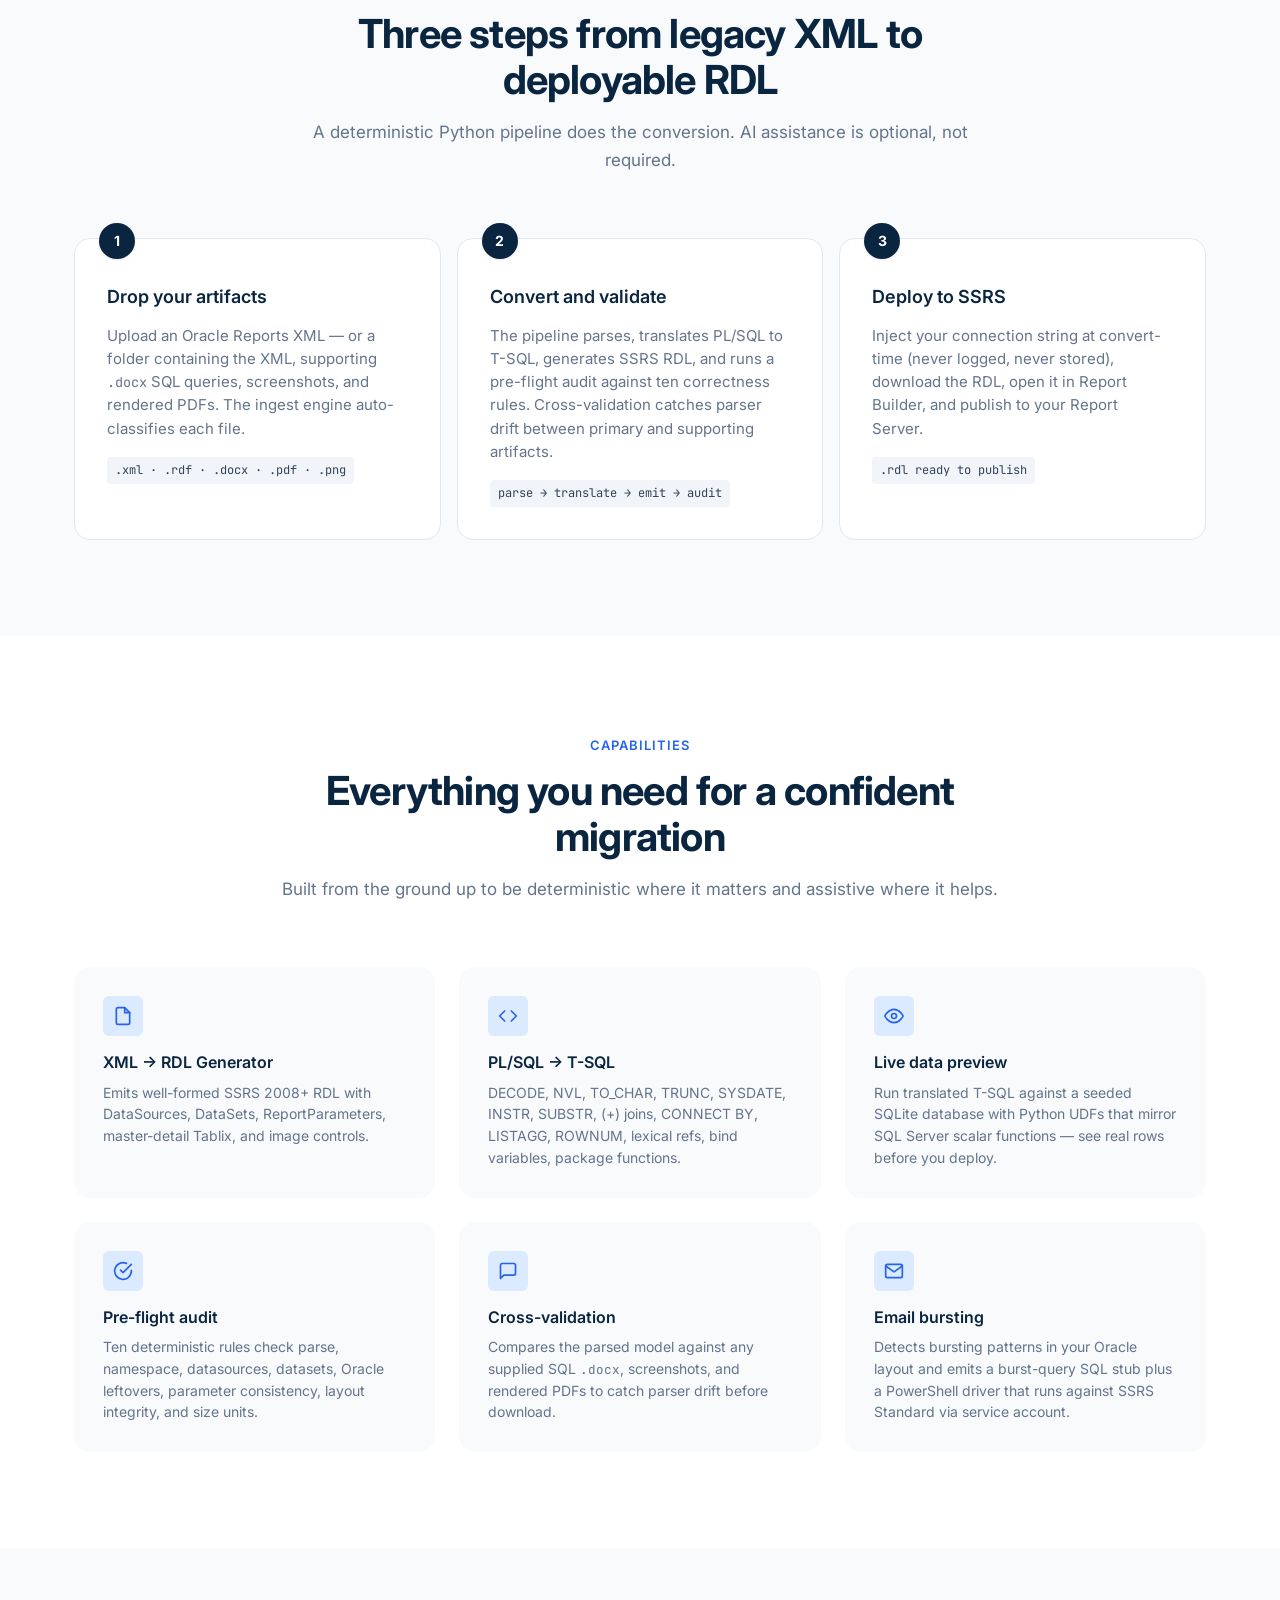
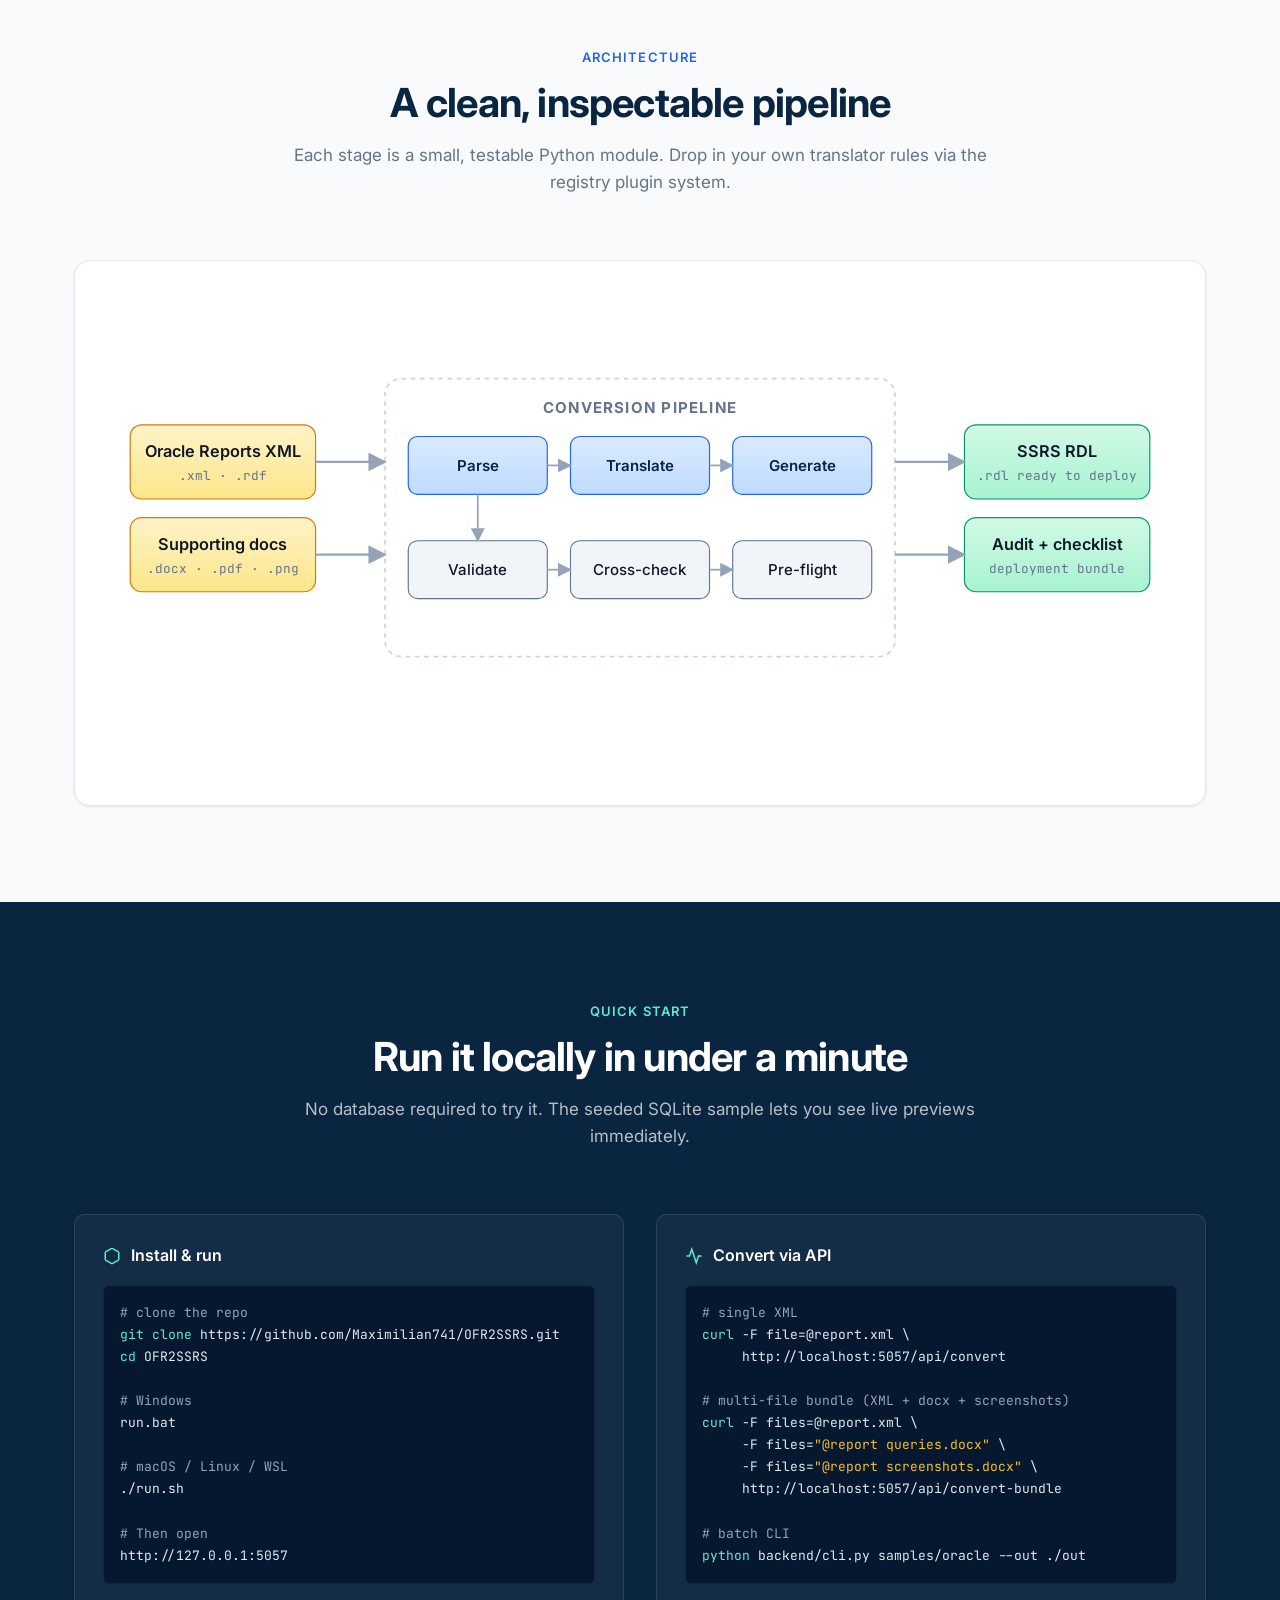
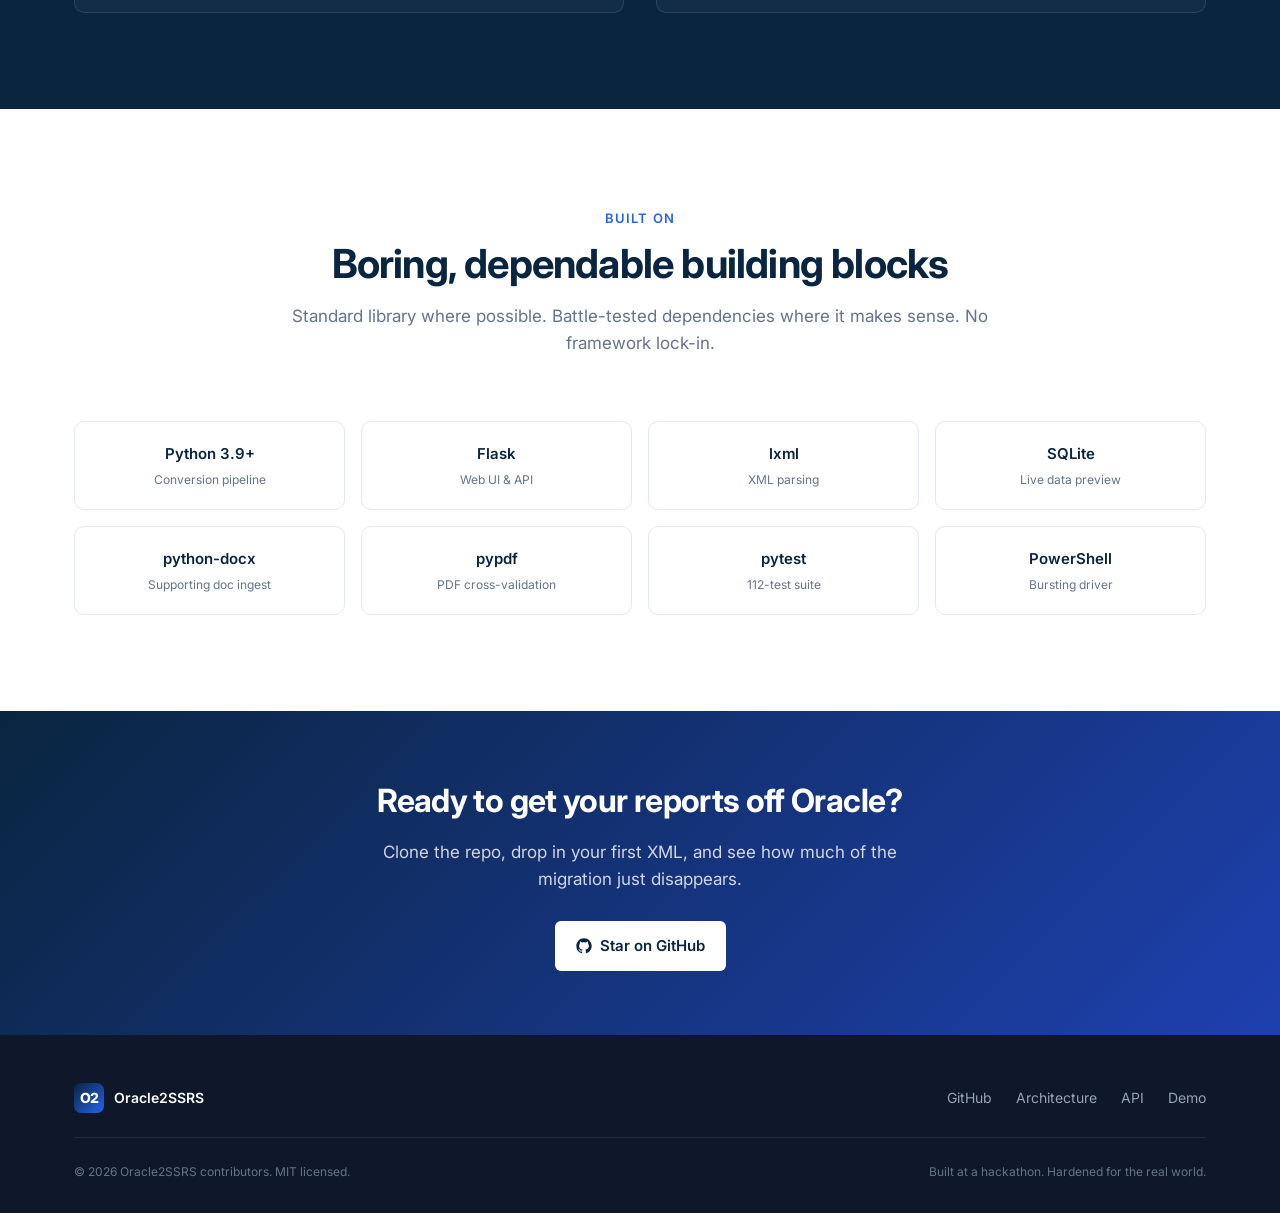
<file: docs/index.html>
<!DOCTYPE html>
<html lang="en">
<head>
<meta charset="UTF-8" />
<meta name="viewport" content="width=device-width, initial-scale=1.0" />
<title>Oracle2SSRS — Migrate Oracle Reports to SSRS in seconds</title>
<meta name="description" content="An open-source pipeline that converts Oracle Reports XML into deployment-ready SSRS RDL — with PL/SQL to T-SQL translation, live previews, cross-validation, and pre-flight audit." />
<meta name="theme-color" content="#0a2540" />

<!-- Open Graph -->
<meta property="og:title" content="Oracle2SSRS — Migrate Oracle Reports to SSRS in seconds" />
<meta property="og:description" content="Drag-and-drop converter that emits deployment-ready SSRS RDL from Oracle Reports XML. PL/SQL to T-SQL translation, live previews, pre-flight audit." />
<meta property="og:type" content="website" />

<link rel="preconnect" href="https://fonts.googleapis.com" />
<link rel="preconnect" href="https://fonts.gstatic.com" crossorigin />
<link href="https://fonts.googleapis.com/css2?family=Inter:wght@400;500;600;700;800&family=JetBrains+Mono:wght@400;500&display=swap" rel="stylesheet" />

<style>
:root {
  --navy:        #0a2540;
  --navy-soft:   #1a365d;
  --slate-900:   #0f172a;
  --slate-700:   #334155;
  --slate-500:   #64748b;
  --slate-400:   #94a3b8;
  --slate-200:   #e2e8f0;
  --slate-100:   #f1f5f9;
  --slate-50:    #f8fafc;
  --white:       #ffffff;
  --accent:      #2563eb;
  --accent-soft: #dbeafe;
  --accent-dark: #1e40af;
  --teal:        #0d9488;
  --teal-soft:   #ccfbf1;
  --amber:       #d97706;
  --amber-soft:  #fef3c7;
  --green:       #059669;
  --green-soft:  #d1fae5;
  --shadow-sm:   0 1px 2px rgba(15, 23, 42, 0.04), 0 1px 3px rgba(15, 23, 42, 0.06);
  --shadow-md:   0 4px 6px -1px rgba(15, 23, 42, 0.08), 0 2px 4px -2px rgba(15, 23, 42, 0.06);
  --shadow-lg:   0 10px 15px -3px rgba(15, 23, 42, 0.08), 0 4px 6px -4px rgba(15, 23, 42, 0.05);
  --radius-sm:   6px;
  --radius-md:   10px;
  --radius-lg:   16px;
  --container:   1180px;
}

* { box-sizing: border-box; margin: 0; padding: 0; }
html { scroll-behavior: smooth; }
body {
  font-family: 'Inter', -apple-system, BlinkMacSystemFont, sans-serif;
  font-size: 16px;
  line-height: 1.6;
  color: var(--slate-900);
  background: var(--white);
  -webkit-font-smoothing: antialiased;
  -moz-osx-font-smoothing: grayscale;
}

a { color: var(--accent); text-decoration: none; }
a:hover { color: var(--accent-dark); }

code, pre {
  font-family: 'JetBrains Mono', 'Menlo', 'Consolas', monospace;
  font-size: 0.9em;
}

.container {
  max-width: var(--container);
  margin: 0 auto;
  padding: 0 24px;
}

/* ============== NAV ============== */
.nav {
  position: sticky;
  top: 0;
  z-index: 100;
  background: rgba(255,255,255,0.92);
  backdrop-filter: saturate(180%) blur(12px);
  -webkit-backdrop-filter: saturate(180%) blur(12px);
  border-bottom: 1px solid var(--slate-200);
}
.nav-inner {
  display: flex;
  align-items: center;
  justify-content: space-between;
  height: 64px;
}
.brand {
  display: flex;
  align-items: center;
  gap: 10px;
  font-weight: 700;
  font-size: 17px;
  color: var(--navy);
  letter-spacing: -0.01em;
}
.brand-mark {
  width: 30px;
  height: 30px;
  border-radius: 7px;
  background: linear-gradient(135deg, var(--navy) 0%, var(--accent) 100%);
  display: flex;
  align-items: center;
  justify-content: center;
  color: white;
  font-weight: 800;
  font-size: 14px;
  letter-spacing: -0.5px;
}
.nav-links {
  display: flex;
  align-items: center;
  gap: 32px;
}
.nav-links a {
  color: var(--slate-700);
  font-size: 14px;
  font-weight: 500;
  transition: color 0.15s;
}
.nav-links a:hover { color: var(--navy); }
.nav-cta {
  background: var(--navy);
  color: white !important;
  padding: 8px 16px;
  border-radius: var(--radius-sm);
  font-size: 14px;
  font-weight: 600;
  transition: background 0.15s;
}
.nav-cta:hover { background: var(--navy-soft); color: white !important; }

@media (max-width: 720px) {
  .nav-links a:not(.nav-cta) { display: none; }
}

/* ============== HERO ============== */
.hero {
  position: relative;
  padding: 100px 0 80px;
  background:
    radial-gradient(ellipse 800px 600px at 50% 0%, rgba(37, 99, 235, 0.08), transparent 60%),
    linear-gradient(180deg, var(--white) 0%, var(--slate-50) 100%);
  overflow: hidden;
}
.hero-grid {
  display: grid;
  grid-template-columns: 1.1fr 1fr;
  gap: 64px;
  align-items: center;
}
.hero-eyebrow {
  display: inline-flex;
  align-items: center;
  gap: 8px;
  background: var(--accent-soft);
  color: var(--accent-dark);
  padding: 6px 12px;
  border-radius: 999px;
  font-size: 12px;
  font-weight: 600;
  letter-spacing: 0.02em;
  text-transform: uppercase;
  margin-bottom: 24px;
}
.hero-eyebrow-dot {
  width: 6px; height: 6px;
  background: var(--accent);
  border-radius: 50%;
}
.hero h1 {
  font-size: clamp(36px, 5vw, 56px);
  font-weight: 800;
  line-height: 1.08;
  letter-spacing: -0.025em;
  color: var(--navy);
  margin-bottom: 20px;
}
.hero h1 .grad {
  background: linear-gradient(90deg, var(--accent) 0%, var(--teal) 100%);
  -webkit-background-clip: text;
  background-clip: text;
  color: transparent;
}
.hero-sub {
  font-size: 18px;
  line-height: 1.55;
  color: var(--slate-700);
  margin-bottom: 32px;
  max-width: 560px;
}
.hero-ctas {
  display: flex;
  gap: 12px;
  flex-wrap: wrap;
  margin-bottom: 32px;
}
.btn {
  display: inline-flex;
  align-items: center;
  gap: 8px;
  padding: 12px 20px;
  border-radius: var(--radius-sm);
  font-size: 15px;
  font-weight: 600;
  transition: all 0.15s;
  cursor: pointer;
  border: 1px solid transparent;
}
.btn-primary {
  background: var(--navy);
  color: white !important;
}
.btn-primary:hover {
  background: var(--navy-soft);
  transform: translateY(-1px);
  box-shadow: var(--shadow-md);
  color: white !important;
}
.btn-secondary {
  background: var(--white);
  color: var(--navy) !important;
  border-color: var(--slate-200);
}
.btn-secondary:hover {
  border-color: var(--slate-400);
  background: var(--slate-50);
}
.hero-meta {
  display: flex;
  gap: 24px;
  flex-wrap: wrap;
  font-size: 13px;
  color: var(--slate-500);
}
.hero-meta-item {
  display: flex;
  align-items: center;
  gap: 6px;
}
.hero-meta-item svg {
  width: 14px;
  height: 14px;
  color: var(--green);
}

/* hero visual: terminal mockup */
.terminal {
  background: var(--navy);
  border-radius: var(--radius-md);
  box-shadow:
    0 24px 48px -12px rgba(15, 23, 42, 0.25),
    0 0 0 1px rgba(15, 23, 42, 0.08);
  overflow: hidden;
}
.terminal-header {
  background: #112e51;
  padding: 12px 16px;
  display: flex;
  align-items: center;
  gap: 8px;
  border-bottom: 1px solid rgba(255,255,255,0.06);
}
.terminal-dot {
  width: 11px; height: 11px;
  border-radius: 50%;
}
.terminal-dot.r { background: #ff5f57; }
.terminal-dot.y { background: #febc2e; }
.terminal-dot.g { background: #28c840; }
.terminal-title {
  margin-left: 12px;
  color: rgba(255,255,255,0.55);
  font-size: 12px;
  font-family: 'JetBrains Mono', monospace;
}
.terminal-body {
  padding: 20px 22px;
  color: #e2e8f0;
  font-family: 'JetBrains Mono', monospace;
  font-size: 13px;
  line-height: 1.7;
}
.terminal-body .prompt { color: #5eead4; }
.terminal-body .cmd { color: #f8fafc; }
.terminal-body .out { color: #94a3b8; }
.terminal-body .ok { color: #4ade80; }
.terminal-body .em { color: #60a5fa; }
.terminal-body .warn { color: #fbbf24; }

@media (max-width: 920px) {
  .hero-grid { grid-template-columns: 1fr; gap: 48px; }
}

/* ============== SECTION BASE ============== */
section { padding: 96px 0; }
.section-header {
  text-align: center;
  max-width: 720px;
  margin: 0 auto 64px;
}
.section-eyebrow {
  display: inline-block;
  color: var(--accent);
  font-size: 13px;
  font-weight: 600;
  text-transform: uppercase;
  letter-spacing: 0.08em;
  margin-bottom: 12px;
}
.section-title {
  font-size: clamp(28px, 3.5vw, 40px);
  font-weight: 700;
  letter-spacing: -0.02em;
  color: var(--navy);
  margin-bottom: 16px;
  line-height: 1.15;
}
.section-sub {
  font-size: 17px;
  color: var(--slate-500);
  line-height: 1.6;
}

/* ============== PROBLEM ============== */
.problem { background: var(--white); }
.problem-grid {
  display: grid;
  grid-template-columns: repeat(3, 1fr);
  gap: 24px;
}
.problem-card {
  padding: 32px;
  border: 1px solid var(--slate-200);
  border-radius: var(--radius-lg);
  background: var(--white);
  transition: all 0.2s;
}
.problem-card:hover {
  border-color: var(--slate-400);
  transform: translateY(-2px);
  box-shadow: var(--shadow-md);
}
.problem-icon {
  width: 44px; height: 44px;
  border-radius: var(--radius-sm);
  background: var(--amber-soft);
  color: var(--amber);
  display: flex;
  align-items: center;
  justify-content: center;
  margin-bottom: 16px;
}
.problem-icon svg { width: 22px; height: 22px; }
.problem-card h3 {
  font-size: 17px;
  font-weight: 600;
  color: var(--navy);
  margin-bottom: 8px;
}
.problem-card p {
  color: var(--slate-500);
  font-size: 15px;
  line-height: 1.55;
}
@media (max-width: 800px) {
  .problem-grid { grid-template-columns: 1fr; }
}

/* ============== HOW IT WORKS ============== */
.how { background: var(--slate-50); }
.steps {
  display: grid;
  grid-template-columns: repeat(3, 1fr);
  gap: 16px;
  position: relative;
}
.step {
  background: var(--white);
  border: 1px solid var(--slate-200);
  border-radius: var(--radius-lg);
  padding: 32px;
  position: relative;
}
.step-num {
  position: absolute;
  top: -16px; left: 24px;
  width: 36px; height: 36px;
  background: var(--navy);
  color: white;
  font-weight: 700;
  border-radius: 50%;
  display: flex;
  align-items: center;
  justify-content: center;
  font-size: 14px;
  box-shadow: var(--shadow-sm);
}
.step h3 {
  font-size: 18px;
  font-weight: 600;
  color: var(--navy);
  margin: 12px 0 12px;
}
.step p {
  color: var(--slate-500);
  font-size: 15px;
  line-height: 1.55;
  margin-bottom: 16px;
}
.step-tag {
  display: inline-block;
  font-family: 'JetBrains Mono', monospace;
  font-size: 12px;
  background: var(--slate-100);
  color: var(--slate-700);
  padding: 4px 8px;
  border-radius: 4px;
}
@media (max-width: 800px) {
  .steps { grid-template-columns: 1fr; gap: 32px; }
}

/* ============== CAPABILITIES ============== */
.caps { background: var(--white); }
.caps-grid {
  display: grid;
  grid-template-columns: repeat(3, 1fr);
  gap: 24px;
}
.cap {
  padding: 28px;
  border-radius: var(--radius-lg);
  background: var(--slate-50);
  border: 1px solid transparent;
  transition: all 0.2s;
}
.cap:hover {
  background: var(--white);
  border-color: var(--slate-200);
  box-shadow: var(--shadow-md);
}
.cap-icon {
  width: 40px; height: 40px;
  border-radius: var(--radius-sm);
  background: var(--accent-soft);
  color: var(--accent);
  display: flex;
  align-items: center;
  justify-content: center;
  margin-bottom: 14px;
}
.cap-icon svg { width: 20px; height: 20px; }
.cap h3 {
  font-size: 16px;
  font-weight: 600;
  color: var(--navy);
  margin-bottom: 6px;
}
.cap p {
  font-size: 14px;
  color: var(--slate-500);
  line-height: 1.55;
}
@media (max-width: 800px) {
  .caps-grid { grid-template-columns: 1fr; }
}

/* ============== ARCHITECTURE ============== */
.arch { background: var(--slate-50); }
.arch-diagram {
  background: var(--white);
  border: 1px solid var(--slate-200);
  border-radius: var(--radius-lg);
  padding: 48px 32px;
  box-shadow: var(--shadow-sm);
}
.arch-diagram svg {
  width: 100%;
  height: auto;
  max-height: 480px;
}

/* ============== QUICK START ============== */
.quickstart { background: var(--navy); color: white; }
.quickstart .section-title { color: white; }
.quickstart .section-sub { color: rgba(255,255,255,0.7); }
.quickstart .section-eyebrow { color: #5eead4; }
.qs-grid {
  display: grid;
  grid-template-columns: 1fr 1fr;
  gap: 32px;
  align-items: stretch;
}
.qs-card {
  background: rgba(255,255,255,0.04);
  border: 1px solid rgba(255,255,255,0.1);
  border-radius: var(--radius-md);
  padding: 28px;
}
.qs-card h3 {
  display: flex;
  align-items: center;
  gap: 10px;
  font-size: 16px;
  font-weight: 600;
  color: white;
  margin-bottom: 16px;
}
.qs-card h3 svg { width: 18px; height: 18px; color: #5eead4; }
.qs-code {
  background: #06182f;
  border: 1px solid rgba(255,255,255,0.06);
  border-radius: var(--radius-sm);
  padding: 16px;
  color: #e2e8f0;
  font-size: 13px;
  line-height: 1.7;
  overflow-x: auto;
}
.qs-code .c { color: #94a3b8; }
.qs-code .k { color: #5eead4; }
.qs-code .s { color: #fbbf24; }
@media (max-width: 800px) {
  .qs-grid { grid-template-columns: 1fr; }
}

/* ============== STACK ============== */
.stack { background: var(--white); }
.stack-grid {
  display: grid;
  grid-template-columns: repeat(4, 1fr);
  gap: 16px;
}
.stack-item {
  text-align: center;
  padding: 20px;
  border: 1px solid var(--slate-200);
  border-radius: var(--radius-md);
}
.stack-item-name {
  font-weight: 600;
  color: var(--navy);
  font-size: 15px;
  margin-bottom: 4px;
}
.stack-item-role {
  font-size: 12px;
  color: var(--slate-500);
}
@media (max-width: 720px) {
  .stack-grid { grid-template-columns: repeat(2, 1fr); }
}

/* ============== CTA BAR ============== */
.cta-bar {
  background: linear-gradient(135deg, var(--navy) 0%, var(--accent-dark) 100%);
  color: white;
  padding: 64px 0;
  text-align: center;
}
.cta-bar h2 {
  font-size: clamp(24px, 3vw, 32px);
  font-weight: 700;
  margin-bottom: 12px;
  letter-spacing: -0.02em;
}
.cta-bar p {
  color: rgba(255,255,255,0.8);
  font-size: 17px;
  margin-bottom: 28px;
  max-width: 560px;
  margin-left: auto;
  margin-right: auto;
}
.cta-bar .btn-primary {
  background: white;
  color: var(--navy) !important;
}
.cta-bar .btn-primary:hover { background: var(--slate-100); color: var(--navy) !important; }

/* ============== FOOTER ============== */
footer {
  background: var(--slate-900);
  color: var(--slate-400);
  padding: 48px 0 32px;
  font-size: 14px;
}
.footer-inner {
  display: flex;
  justify-content: space-between;
  align-items: center;
  flex-wrap: wrap;
  gap: 16px;
}
.footer-brand {
  display: flex;
  align-items: center;
  gap: 10px;
  color: white;
  font-weight: 600;
}
.footer-links {
  display: flex;
  gap: 24px;
}
.footer-links a { color: var(--slate-400); }
.footer-links a:hover { color: white; }
.footer-bottom {
  margin-top: 24px;
  padding-top: 24px;
  border-top: 1px solid rgba(255,255,255,0.08);
  font-size: 12px;
  color: var(--slate-500);
  display: flex;
  justify-content: space-between;
  flex-wrap: wrap;
  gap: 8px;
}
</style>
</head>
<body>

<!-- ============== NAV ============== -->
<nav class="nav">
  <div class="container nav-inner">
    <div class="brand">
      <div class="brand-mark">O2</div>
      Oracle2SSRS
    </div>
    <div class="nav-links">
      <a href="#how">How it works</a>
      <a href="#capabilities">Capabilities</a>
      <a href="#architecture">Architecture</a>
      <a href="#quickstart">Quick start</a>
      <a href="https://github.com/Maximilian741/OFR2SSRS" class="nav-cta" target="_blank" rel="noopener">View on GitHub</a>
    </div>
  </div>
</nav>

<!-- ============== HERO ============== -->
<section class="hero">
  <div class="container">
    <div class="hero-grid">
      <div>
        <div class="hero-eyebrow">
          <span class="hero-eyebrow-dot"></span>
          Open-source migration tooling
        </div>
        <h1>Move off Oracle Reports.<br /><span class="grad">Land on SSRS.</span></h1>
        <p class="hero-sub">
          Drag an Oracle Reports XML onto the page and walk away with a deployment-ready SSRS RDL — translated PL/SQL, validated T-SQL, master-detail Tablix layout, and a pre-flight audit confirming it will open in Report Builder.
        </p>
        <div class="hero-ctas">
          <a href="https://github.com/Maximilian741/OFR2SSRS" class="btn btn-primary" target="_blank" rel="noopener">
            <svg viewBox="0 0 24 24" width="16" height="16" fill="currentColor"><path d="M12 .5C5.65.5.5 5.65.5 12c0 5.08 3.29 9.39 7.86 10.91.57.1.78-.25.78-.55v-2c-3.2.7-3.87-1.37-3.87-1.37-.52-1.32-1.27-1.67-1.27-1.67-1.04-.71.08-.7.08-.7 1.15.08 1.76 1.18 1.76 1.18 1.02 1.76 2.69 1.25 3.34.95.1-.74.4-1.25.73-1.54-2.55-.29-5.24-1.27-5.24-5.66 0-1.25.45-2.27 1.18-3.07-.12-.29-.51-1.46.11-3.04 0 0 .96-.31 3.15 1.17a10.95 10.95 0 0 1 5.74 0c2.18-1.48 3.14-1.17 3.14-1.17.62 1.58.23 2.75.11 3.04.74.8 1.18 1.82 1.18 3.07 0 4.4-2.69 5.36-5.25 5.65.41.36.78 1.06.78 2.13v3.16c0 .31.21.66.79.55C20.21 21.39 23.5 17.08 23.5 12 23.5 5.65 18.35.5 12 .5z"/></svg>
            View on GitHub
          </a>
          <a href="#quickstart" class="btn btn-secondary">Get started →</a>
        </div>
        <div class="hero-meta">
          <span class="hero-meta-item">
            <svg viewBox="0 0 20 20" fill="currentColor"><path fill-rule="evenodd" d="M10 18a8 8 0 100-16 8 8 0 000 16zm3.707-9.293a1 1 0 00-1.414-1.414L9 10.586 7.707 9.293a1 1 0 00-1.414 1.414l2 2a1 1 0 001.414 0l4-4z" clip-rule="evenodd"/></svg>
            112 passing tests
          </span>
          <span class="hero-meta-item">
            <svg viewBox="0 0 20 20" fill="currentColor"><path fill-rule="evenodd" d="M10 18a8 8 0 100-16 8 8 0 000 16zm3.707-9.293a1 1 0 00-1.414-1.414L9 10.586 7.707 9.293a1 1 0 00-1.414 1.414l2 2a1 1 0 001.414 0l4-4z" clip-rule="evenodd"/></svg>
            MIT licensed
          </span>
          <span class="hero-meta-item">
            <svg viewBox="0 0 20 20" fill="currentColor"><path fill-rule="evenodd" d="M10 18a8 8 0 100-16 8 8 0 000 16zm3.707-9.293a1 1 0 00-1.414-1.414L9 10.586 7.707 9.293a1 1 0 00-1.414 1.414l2 2a1 1 0 001.414 0l4-4z" clip-rule="evenodd"/></svg>
            No vendor lock-in
          </span>
        </div>
      </div>

      <div>
        <div class="terminal">
          <div class="terminal-header">
            <span class="terminal-dot r"></span>
            <span class="terminal-dot y"></span>
            <span class="terminal-dot g"></span>
            <span class="terminal-title">~/oracle2ssrs — convert</span>
          </div>
          <div class="terminal-body">
<span class="prompt">$</span> <span class="cmd">curl -F file=@SAMPLE_INSPECTION.xml \</span>
    <span class="cmd">http://localhost:5057/api/convert</span>

<span class="out">→ parsing Oracle Reports XML</span>
<span class="out">→ translating PL/SQL → T-SQL</span>
<span class="out">→ generating SSRS RDL</span>
<span class="out">→ pre-flight audit</span>

<span class="ok">✓ 12 datasets converted</span>
<span class="ok">✓ 9 parameters mapped</span>
<span class="ok">✓ 0 Oracle leftovers</span>
<span class="em">verdict: <span class="ok">READY</span></span>

<span class="prompt">$</span> <span class="cmd">_</span>
          </div>
        </div>
      </div>

    </div>
  </div>
</section>

<!-- ============== PROBLEM ============== -->
<section class="problem" id="problem">
  <div class="container">
    <div class="section-header">
      <span class="section-eyebrow">The challenge</span>
      <h2 class="section-title">Migrating off Oracle Reports is painful, manual, and risky</h2>
      <p class="section-sub">Oracle Reports has been end-of-life for years, but most organizations still have a backlog of business-critical RDF/XML reports tying them to legacy infrastructure.</p>
    </div>

    <div class="problem-grid">
      <div class="problem-card">
        <div class="problem-icon">
          <svg viewBox="0 0 24 24" fill="none" stroke="currentColor" stroke-width="2" stroke-linecap="round" stroke-linejoin="round"><circle cx="12" cy="12" r="10"/><line x1="12" y1="8" x2="12" y2="12"/><line x1="12" y1="16" x2="12.01" y2="16"/></svg>
        </div>
        <h3>Hand-translation is slow</h3>
        <p>Each report — its parameters, datasets, layout, and PL/SQL formulas — has to be rebuilt manually in Report Builder. Weeks per report, multiplied by hundreds.</p>
      </div>
      <div class="problem-card">
        <div class="problem-icon">
          <svg viewBox="0 0 24 24" fill="none" stroke="currentColor" stroke-width="2" stroke-linecap="round" stroke-linejoin="round"><path d="M10.29 3.86L1.82 18a2 2 0 0 0 1.71 3h16.94a2 2 0 0 0 1.71-3L13.71 3.86a2 2 0 0 0-3.42 0z"/><line x1="12" y1="9" x2="12" y2="13"/><line x1="12" y1="17" x2="12.01" y2="17"/></svg>
        </div>
        <h3>Dialect drift breaks queries</h3>
        <p>Oracle SQL — DECODE, NVL, (+) joins, LISTAGG, SYSDATE, lexical refs, package functions — does not survive a copy-paste into T-SQL. Subtle bugs ship to production.</p>
      </div>
      <div class="problem-card">
        <div class="problem-icon">
          <svg viewBox="0 0 24 24" fill="none" stroke="currentColor" stroke-width="2" stroke-linecap="round" stroke-linejoin="round"><path d="M12 2L2 7l10 5 10-5-10-5z"/><polyline points="2 17 12 22 22 17"/><polyline points="2 12 12 17 22 12"/></svg>
        </div>
        <h3>Distribution doesn't transfer</h3>
        <p>Bursting and DDS were Oracle Reports features. SSRS Standard has no native equivalent, so distribution logic gets lost in the migration unless you rebuild it explicitly.</p>
      </div>
    </div>
  </div>
</section>

<!-- ============== HOW IT WORKS ============== -->
<section class="how" id="how">
  <div class="container">
    <div class="section-header">
      <span class="section-eyebrow">How it works</span>
      <h2 class="section-title">Three steps from legacy XML to deployable RDL</h2>
      <p class="section-sub">A deterministic Python pipeline does the conversion. AI assistance is optional, not required.</p>
    </div>

    <div class="steps">
      <div class="step">
        <div class="step-num">1</div>
        <h3>Drop your artifacts</h3>
        <p>Upload an Oracle Reports XML — or a folder containing the XML, supporting <code>.docx</code> SQL queries, screenshots, and rendered PDFs. The ingest engine auto-classifies each file.</p>
        <span class="step-tag">.xml · .rdf · .docx · .pdf · .png</span>
      </div>
      <div class="step">
        <div class="step-num">2</div>
        <h3>Convert and validate</h3>
        <p>The pipeline parses, translates PL/SQL to T-SQL, generates SSRS RDL, and runs a pre-flight audit against ten correctness rules. Cross-validation catches parser drift between primary and supporting artifacts.</p>
        <span class="step-tag">parse → translate → emit → audit</span>
      </div>
      <div class="step">
        <div class="step-num">3</div>
        <h3>Deploy to SSRS</h3>
        <p>Inject your connection string at convert-time (never logged, never stored), download the RDL, open it in Report Builder, and publish to your Report Server.</p>
        <span class="step-tag">.rdl ready to publish</span>
      </div>
    </div>
  </div>
</section>

<!-- ============== CAPABILITIES ============== -->
<section class="caps" id="capabilities">
  <div class="container">
    <div class="section-header">
      <span class="section-eyebrow">Capabilities</span>
      <h2 class="section-title">Everything you need for a confident migration</h2>
      <p class="section-sub">Built from the ground up to be deterministic where it matters and assistive where it helps.</p>
    </div>

    <div class="caps-grid">
      <div class="cap">
        <div class="cap-icon">
          <svg viewBox="0 0 24 24" fill="none" stroke="currentColor" stroke-width="2" stroke-linecap="round" stroke-linejoin="round"><path d="M14 2H6a2 2 0 0 0-2 2v16a2 2 0 0 0 2 2h12a2 2 0 0 0 2-2V8z"/><polyline points="14 2 14 8 20 8"/></svg>
        </div>
        <h3>XML → RDL Generator</h3>
        <p>Emits well-formed SSRS 2008+ RDL with DataSources, DataSets, ReportParameters, master-detail Tablix, and image controls.</p>
      </div>
      <div class="cap">
        <div class="cap-icon">
          <svg viewBox="0 0 24 24" fill="none" stroke="currentColor" stroke-width="2" stroke-linecap="round" stroke-linejoin="round"><polyline points="16 18 22 12 16 6"/><polyline points="8 6 2 12 8 18"/></svg>
        </div>
        <h3>PL/SQL → T-SQL</h3>
        <p>DECODE, NVL, TO_CHAR, TRUNC, SYSDATE, INSTR, SUBSTR, (+) joins, CONNECT BY, LISTAGG, ROWNUM, lexical refs, bind variables, package functions.</p>
      </div>
      <div class="cap">
        <div class="cap-icon">
          <svg viewBox="0 0 24 24" fill="none" stroke="currentColor" stroke-width="2" stroke-linecap="round" stroke-linejoin="round"><path d="M1 12s4-8 11-8 11 8 11 8-4 8-11 8-11-8-11-8z"/><circle cx="12" cy="12" r="3"/></svg>
        </div>
        <h3>Live data preview</h3>
        <p>Run translated T-SQL against a seeded SQLite database with Python UDFs that mirror SQL Server scalar functions — see real rows before you deploy.</p>
      </div>
      <div class="cap">
        <div class="cap-icon">
          <svg viewBox="0 0 24 24" fill="none" stroke="currentColor" stroke-width="2" stroke-linecap="round" stroke-linejoin="round"><path d="M22 11.08V12a10 10 0 1 1-5.93-9.14"/><polyline points="22 4 12 14.01 9 11.01"/></svg>
        </div>
        <h3>Pre-flight audit</h3>
        <p>Ten deterministic rules check parse, namespace, datasources, datasets, Oracle leftovers, parameter consistency, layout integrity, and size units.</p>
      </div>
      <div class="cap">
        <div class="cap-icon">
          <svg viewBox="0 0 24 24" fill="none" stroke="currentColor" stroke-width="2" stroke-linecap="round" stroke-linejoin="round"><path d="M21 15a2 2 0 0 1-2 2H7l-4 4V5a2 2 0 0 1 2-2h14a2 2 0 0 1 2 2z"/></svg>
        </div>
        <h3>Cross-validation</h3>
        <p>Compares the parsed model against any supplied SQL <code>.docx</code>, screenshots, and rendered PDFs to catch parser drift before download.</p>
      </div>
      <div class="cap">
        <div class="cap-icon">
          <svg viewBox="0 0 24 24" fill="none" stroke="currentColor" stroke-width="2" stroke-linecap="round" stroke-linejoin="round"><path d="M4 4h16c1.1 0 2 .9 2 2v12c0 1.1-.9 2-2 2H4c-1.1 0-2-.9-2-2V6c0-1.1.9-2 2-2z"/><polyline points="22,6 12,13 2,6"/></svg>
        </div>
        <h3>Email bursting</h3>
        <p>Detects bursting patterns in your Oracle layout and emits a burst-query SQL stub plus a PowerShell driver that runs against SSRS Standard via service account.</p>
      </div>
    </div>
  </div>
</section>

<!-- ============== ARCHITECTURE ============== -->
<section class="arch" id="architecture">
  <div class="container">
    <div class="section-header">
      <span class="section-eyebrow">Architecture</span>
      <h2 class="section-title">A clean, inspectable pipeline</h2>
      <p class="section-sub">Each stage is a small, testable Python module. Drop in your own translator rules via the registry plugin system.</p>
    </div>

    <div class="arch-diagram">
      <svg viewBox="0 0 920 380" xmlns="http://www.w3.org/2000/svg" role="img" aria-label="Architecture diagram showing the conversion pipeline">
        <defs>
          <marker id="arrow" viewBox="0 0 10 10" refX="9" refY="5" markerWidth="8" markerHeight="8" orient="auto-start-reverse">
            <path d="M 0 0 L 10 5 L 0 10 z" fill="#94a3b8"/>
          </marker>
          <linearGradient id="gradInput" x1="0%" y1="0%" x2="0%" y2="100%">
            <stop offset="0%" stop-color="#fef3c7"/>
            <stop offset="100%" stop-color="#fde68a"/>
          </linearGradient>
          <linearGradient id="gradOutput" x1="0%" y1="0%" x2="0%" y2="100%">
            <stop offset="0%" stop-color="#d1fae5"/>
            <stop offset="100%" stop-color="#a7f3d0"/>
          </linearGradient>
          <linearGradient id="gradCore" x1="0%" y1="0%" x2="0%" y2="100%">
            <stop offset="0%" stop-color="#dbeafe"/>
            <stop offset="100%" stop-color="#bfdbfe"/>
          </linearGradient>
        </defs>

        <!-- Input column -->
        <g>
          <rect x="20" y="100" width="160" height="64" rx="10" fill="url(#gradInput)" stroke="#d97706" stroke-width="1"/>
          <text x="100" y="128" text-anchor="middle" font-family="Inter, sans-serif" font-weight="600" font-size="14" fill="#0f172a">Oracle Reports XML</text>
          <text x="100" y="148" text-anchor="middle" font-family="JetBrains Mono, monospace" font-size="11" fill="#64748b">.xml · .rdf</text>

          <rect x="20" y="180" width="160" height="64" rx="10" fill="url(#gradInput)" stroke="#d97706" stroke-width="1"/>
          <text x="100" y="208" text-anchor="middle" font-family="Inter, sans-serif" font-weight="600" font-size="14" fill="#0f172a">Supporting docs</text>
          <text x="100" y="228" text-anchor="middle" font-family="JetBrains Mono, monospace" font-size="11" fill="#64748b">.docx · .pdf · .png</text>
        </g>

        <!-- Pipeline core -->
        <g>
          <rect x="240" y="60" width="440" height="240" rx="14" fill="#ffffff" stroke="#cbd5e1" stroke-width="1.5" stroke-dasharray="4 4"/>
          <text x="460" y="90" text-anchor="middle" font-family="Inter, sans-serif" font-weight="700" font-size="13" fill="#64748b" letter-spacing="0.08em">CONVERSION PIPELINE</text>

          <rect x="260" y="110" width="120" height="50" rx="8" fill="url(#gradCore)" stroke="#2563eb" stroke-width="1"/>
          <text x="320" y="140" text-anchor="middle" font-family="Inter, sans-serif" font-weight="600" font-size="13" fill="#0a2540">Parse</text>

          <rect x="400" y="110" width="120" height="50" rx="8" fill="url(#gradCore)" stroke="#2563eb" stroke-width="1"/>
          <text x="460" y="140" text-anchor="middle" font-family="Inter, sans-serif" font-weight="600" font-size="13" fill="#0a2540">Translate</text>

          <rect x="540" y="110" width="120" height="50" rx="8" fill="url(#gradCore)" stroke="#2563eb" stroke-width="1"/>
          <text x="600" y="140" text-anchor="middle" font-family="Inter, sans-serif" font-weight="600" font-size="13" fill="#0a2540">Generate</text>

          <rect x="260" y="200" width="120" height="50" rx="8" fill="#f1f5f9" stroke="#64748b" stroke-width="1"/>
          <text x="320" y="230" text-anchor="middle" font-family="Inter, sans-serif" font-weight="500" font-size="13" fill="#0f172a">Validate</text>

          <rect x="400" y="200" width="120" height="50" rx="8" fill="#f1f5f9" stroke="#64748b" stroke-width="1"/>
          <text x="460" y="230" text-anchor="middle" font-family="Inter, sans-serif" font-weight="500" font-size="13" fill="#0f172a">Cross-check</text>

          <rect x="540" y="200" width="120" height="50" rx="8" fill="#f1f5f9" stroke="#64748b" stroke-width="1"/>
          <text x="600" y="230" text-anchor="middle" font-family="Inter, sans-serif" font-weight="500" font-size="13" fill="#0f172a">Pre-flight</text>

          <!-- arrows inside core -->
          <line x1="380" y1="135" x2="400" y2="135" stroke="#94a3b8" stroke-width="1.5" marker-end="url(#arrow)"/>
          <line x1="520" y1="135" x2="540" y2="135" stroke="#94a3b8" stroke-width="1.5" marker-end="url(#arrow)"/>

          <line x1="380" y1="225" x2="400" y2="225" stroke="#94a3b8" stroke-width="1.5" marker-end="url(#arrow)"/>
          <line x1="520" y1="225" x2="540" y2="225" stroke="#94a3b8" stroke-width="1.5" marker-end="url(#arrow)"/>

          <line x1="320" y1="160" x2="320" y2="200" stroke="#94a3b8" stroke-width="1.5" marker-end="url(#arrow)"/>
        </g>

        <!-- Outputs -->
        <g>
          <rect x="740" y="100" width="160" height="64" rx="10" fill="url(#gradOutput)" stroke="#059669" stroke-width="1"/>
          <text x="820" y="128" text-anchor="middle" font-family="Inter, sans-serif" font-weight="600" font-size="14" fill="#0f172a">SSRS RDL</text>
          <text x="820" y="148" text-anchor="middle" font-family="JetBrains Mono, monospace" font-size="11" fill="#64748b">.rdl ready to deploy</text>

          <rect x="740" y="180" width="160" height="64" rx="10" fill="url(#gradOutput)" stroke="#059669" stroke-width="1"/>
          <text x="820" y="208" text-anchor="middle" font-family="Inter, sans-serif" font-weight="600" font-size="14" fill="#0f172a">Audit + checklist</text>
          <text x="820" y="228" text-anchor="middle" font-family="JetBrains Mono, monospace" font-size="11" fill="#64748b">deployment bundle</text>
        </g>

        <!-- input/output arrows -->
        <line x1="180" y1="132" x2="240" y2="132" stroke="#94a3b8" stroke-width="2" marker-end="url(#arrow)"/>
        <line x1="180" y1="212" x2="240" y2="212" stroke="#94a3b8" stroke-width="2" marker-end="url(#arrow)"/>
        <line x1="680" y1="132" x2="740" y2="132" stroke="#94a3b8" stroke-width="2" marker-end="url(#arrow)"/>
        <line x1="680" y1="212" x2="740" y2="212" stroke="#94a3b8" stroke-width="2" marker-end="url(#arrow)"/>
      </svg>
    </div>
  </div>
</section>

<!-- ============== QUICK START ============== -->
<section class="quickstart" id="quickstart">
  <div class="container">
    <div class="section-header">
      <span class="section-eyebrow">Quick start</span>
      <h2 class="section-title">Run it locally in under a minute</h2>
      <p class="section-sub">No database required to try it. The seeded SQLite sample lets you see live previews immediately.</p>
    </div>

    <div class="qs-grid">
      <div class="qs-card">
        <h3>
          <svg viewBox="0 0 24 24" fill="none" stroke="currentColor" stroke-width="2"><path d="M21 16V8a2 2 0 0 0-1-1.73l-7-4a2 2 0 0 0-2 0l-7 4A2 2 0 0 0 3 8v8a2 2 0 0 0 1 1.73l7 4a2 2 0 0 0 2 0l7-4A2 2 0 0 0 21 16z"/></svg>
          Install &amp; run
        </h3>
<pre class="qs-code"><span class="c"># clone the repo</span>
<span class="k">git clone</span> https://github.com/Maximilian741/OFR2SSRS.git
<span class="k">cd</span> OFR2SSRS

<span class="c"># Windows</span>
run.bat

<span class="c"># macOS / Linux / WSL</span>
./run.sh

<span class="c"># Then open</span>
http://127.0.0.1:5057</pre>
      </div>

      <div class="qs-card">
        <h3>
          <svg viewBox="0 0 24 24" fill="none" stroke="currentColor" stroke-width="2"><polyline points="22 12 18 12 15 21 9 3 6 12 2 12"/></svg>
          Convert via API
        </h3>
<pre class="qs-code"><span class="c"># single XML</span>
<span class="k">curl</span> -F file=@report.xml \
     http://localhost:5057/api/convert

<span class="c"># multi-file bundle (XML + docx + screenshots)</span>
<span class="k">curl</span> -F files=@report.xml \
     -F files=<span class="s">"@report queries.docx"</span> \
     -F files=<span class="s">"@report screenshots.docx"</span> \
     http://localhost:5057/api/convert-bundle

<span class="c"># batch CLI</span>
<span class="k">python</span> backend/cli.py samples/oracle --out ./out</pre>
      </div>
    </div>
  </div>
</section>

<!-- ============== STACK ============== -->
<section class="stack">
  <div class="container">
    <div class="section-header">
      <span class="section-eyebrow">Built on</span>
      <h2 class="section-title">Boring, dependable building blocks</h2>
      <p class="section-sub">Standard library where possible. Battle-tested dependencies where it makes sense. No framework lock-in.</p>
    </div>

    <div class="stack-grid">
      <div class="stack-item">
        <div class="stack-item-name">Python 3.9+</div>
        <div class="stack-item-role">Conversion pipeline</div>
      </div>
      <div class="stack-item">
        <div class="stack-item-name">Flask</div>
        <div class="stack-item-role">Web UI &amp; API</div>
      </div>
      <div class="stack-item">
        <div class="stack-item-name">lxml</div>
        <div class="stack-item-role">XML parsing</div>
      </div>
      <div class="stack-item">
        <div class="stack-item-name">SQLite</div>
        <div class="stack-item-role">Live data preview</div>
      </div>
      <div class="stack-item">
        <div class="stack-item-name">python-docx</div>
        <div class="stack-item-role">Supporting doc ingest</div>
      </div>
      <div class="stack-item">
        <div class="stack-item-name">pypdf</div>
        <div class="stack-item-role">PDF cross-validation</div>
      </div>
      <div class="stack-item">
        <div class="stack-item-name">pytest</div>
        <div class="stack-item-role">112-test suite</div>
      </div>
      <div class="stack-item">
        <div class="stack-item-name">PowerShell</div>
        <div class="stack-item-role">Bursting driver</div>
      </div>
    </div>
  </div>
</section>

<!-- ============== CTA BAR ============== -->
<div class="cta-bar">
  <div class="container">
    <h2>Ready to get your reports off Oracle?</h2>
    <p>Clone the repo, drop in your first XML, and see how much of the migration just disappears.</p>
    <a href="https://github.com/Maximilian741/OFR2SSRS" class="btn btn-primary" target="_blank" rel="noopener">
      <svg viewBox="0 0 24 24" width="16" height="16" fill="currentColor"><path d="M12 .5C5.65.5.5 5.65.5 12c0 5.08 3.29 9.39 7.86 10.91.57.1.78-.25.78-.55v-2c-3.2.7-3.87-1.37-3.87-1.37-.52-1.32-1.27-1.67-1.27-1.67-1.04-.71.08-.7.08-.7 1.15.08 1.76 1.18 1.76 1.18 1.02 1.76 2.69 1.25 3.34.95.1-.74.4-1.25.73-1.54-2.55-.29-5.24-1.27-5.24-5.66 0-1.25.45-2.27 1.18-3.07-.12-.29-.51-1.46.11-3.04 0 0 .96-.31 3.15 1.17a10.95 10.95 0 0 1 5.74 0c2.18-1.48 3.14-1.17 3.14-1.17.62 1.58.23 2.75.11 3.04.74.8 1.18 1.82 1.18 3.07 0 4.4-2.69 5.36-5.25 5.65.41.36.78 1.06.78 2.13v3.16c0 .31.21.66.79.55C20.21 21.39 23.5 17.08 23.5 12 23.5 5.65 18.35.5 12 .5z"/></svg>
      Star on GitHub
    </a>
  </div>
</div>

<!-- ============== FOOTER ============== -->
<footer>
  <div class="container">
    <div class="footer-inner">
      <div class="footer-brand">
        <div class="brand-mark">O2</div>
        Oracle2SSRS
      </div>
      <div class="footer-links">
        <a href="https://github.com/Maximilian741/OFR2SSRS" target="_blank" rel="noopener">GitHub</a>
        <a href="ARCHITECTURE.md">Architecture</a>
        <a href="API.md">API</a>
        <a href="DEMO_SCRIPT.md">Demo</a>
      </div>
    </div>
    <div class="footer-bottom">
      <span>© 2026 Oracle2SSRS contributors. MIT licensed.</span>
      <span>Built at a hackathon. Hardened for the real world.</span>
    </div>
  </div>
</footer>

</body>
</html>
</file>
